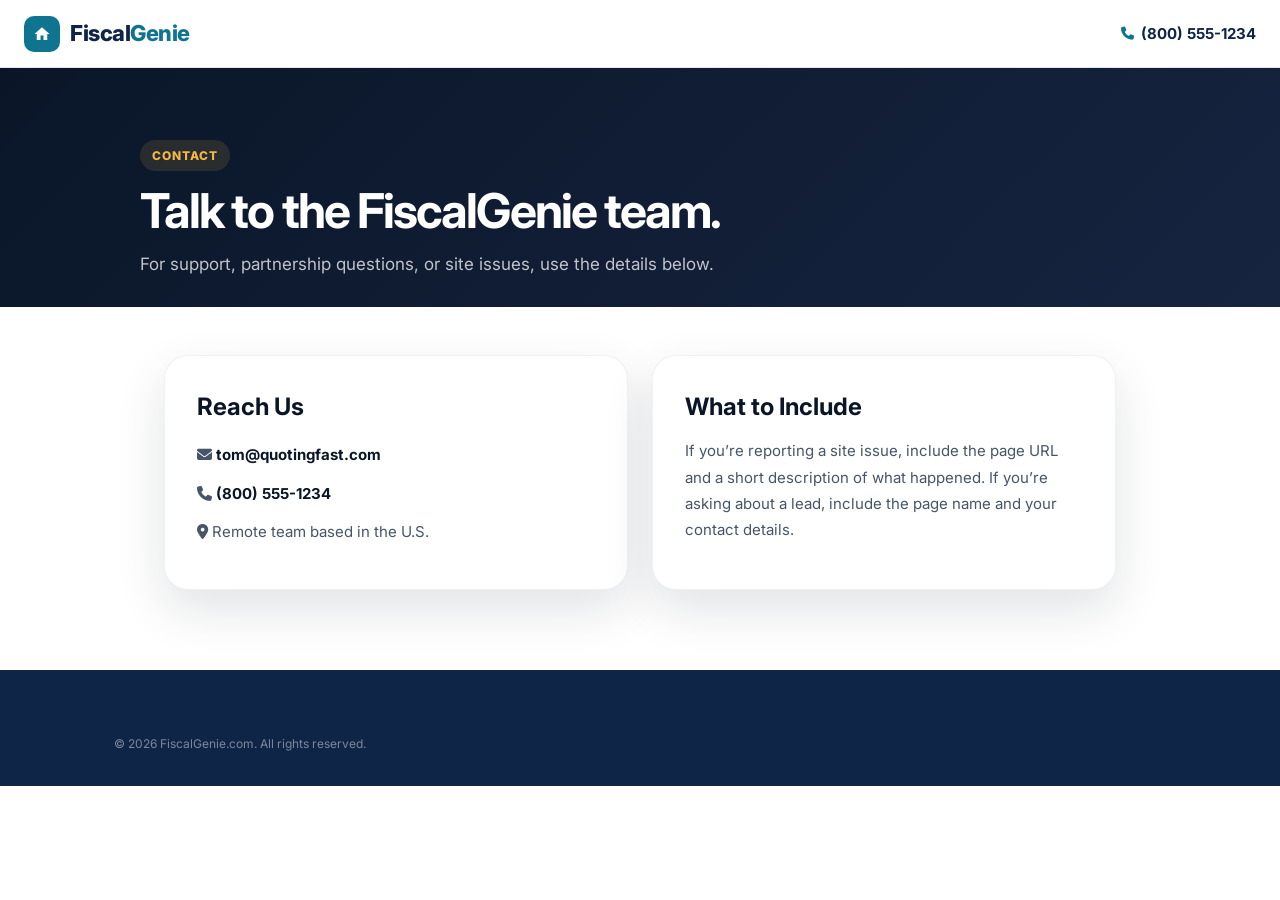
<file: contact.html>
<!DOCTYPE html>
<html lang="en">
<head>
  <meta charset="UTF-8">
  <meta name="viewport" content="width=device-width, initial-scale=1.0">
  <meta name="description" content="Contact FiscalGenie for support, partnership questions, and general inquiries.">
  <title>Contact FiscalGenie</title>
  <link rel="stylesheet" href="https://cdnjs.cloudflare.com/ajax/libs/font-awesome/6.5.1/css/all.min.css">
  <link rel="stylesheet" href="css/style.css">
  <style>
    .contact-hero { padding: 72px 24px 28px; background: linear-gradient(135deg, #0a1628 0%, #162440 100%); color: #fff; }
    .contact-shell { max-width: 1000px; margin: 0 auto; padding: 48px 24px 80px; }
    .contact-grid { display: grid; grid-template-columns: 1fr 1fr; gap: 24px; }
    .contact-card { background: #fff; border-radius: 24px; padding: 32px; box-shadow: 0 20px 50px rgba(10, 22, 40, 0.12); border: 1px solid rgba(15, 23, 42, 0.06); }
    .contact-card h2 { margin-bottom: 12px; color: #0a1628; font-size: 24px; }
    .contact-card p, .contact-card li { color: #475569; line-height: 1.75; font-size: 15px; }
    .contact-list { list-style: none; padding: 0; margin: 16px 0 0; }
    .contact-list li { margin-bottom: 12px; }
    .contact-list a { color: #0a1628; font-weight: 700; text-decoration: none; }
    .contact-list a:hover { text-decoration: underline; }
    .contact-eyebrow { display: inline-flex; padding: 6px 12px; border-radius: 999px; background: rgba(244, 185, 66, 0.12); color: #f4b942; font-size: 12px; font-weight: 800; text-transform: uppercase; letter-spacing: 0.08em; }
    .contact-title { margin-top: 14px; font-size: clamp(30px, 4vw, 48px); line-height: 1.1; letter-spacing: -0.04em; }
    .contact-sub { margin-top: 12px; max-width: 620px; color: rgba(255,255,255,0.74); font-size: 17px; line-height: 1.7; }
    @media (max-width: 860px) { .contact-grid { grid-template-columns: 1fr; } }
  </style>
</head>
<body>
  <header class="site-header">
    <a href="index.html" class="logo">
      <div class="logo-icon"><svg width="18" height="18" viewBox="0 0 24 24" fill="#0A1628" xmlns="http://www.w3.org/2000/svg"><path d="M10 20v-6h4v6h5v-8h3L12 3 2 12h3v8z"/></svg></div>
      <span class="logo-text">Fiscal<span>Genie</span></span>
    </a>
    <div class="header-cta">
      <a href="tel:18005551234" class="header-phone"><i class="fa-solid fa-phone fa-sm"></i> (800) 555-1234</a>
    </div>
  </header>

  <section class="contact-hero">
    <div class="contact-shell" style="padding:0;">
      <span class="contact-eyebrow">Contact</span>
      <h1 class="contact-title">Talk to the FiscalGenie team.</h1>
      <p class="contact-sub">For support, partnership questions, or site issues, use the details below.</p>
    </div>
  </section>

  <main class="contact-shell">
    <div class="contact-grid">
      <article class="contact-card">
        <h2>Reach Us</h2>
        <ul class="contact-list">
          <li><i class="fa-solid fa-envelope"></i> <a href="mailto:tom@quotingfast.com">tom@quotingfast.com</a></li>
          <li><i class="fa-solid fa-phone"></i> <a href="tel:18005551234">(800) 555-1234</a></li>
          <li><i class="fa-solid fa-location-dot"></i> Remote team based in the U.S.</li>
        </ul>
      </article>
      <article class="contact-card">
        <h2>What to Include</h2>
        <p>If you’re reporting a site issue, include the page URL and a short description of what happened. If you’re asking about a lead, include the page name and your contact details.</p>
      </article>
    </div>
  </main>

  <footer class="site-footer">
    <div class="footer-inner">
      <div class="footer-legal">© 2026 FiscalGenie.com. All rights reserved.</div>
    </div>
  </footer>
</body>
</html>
</file>
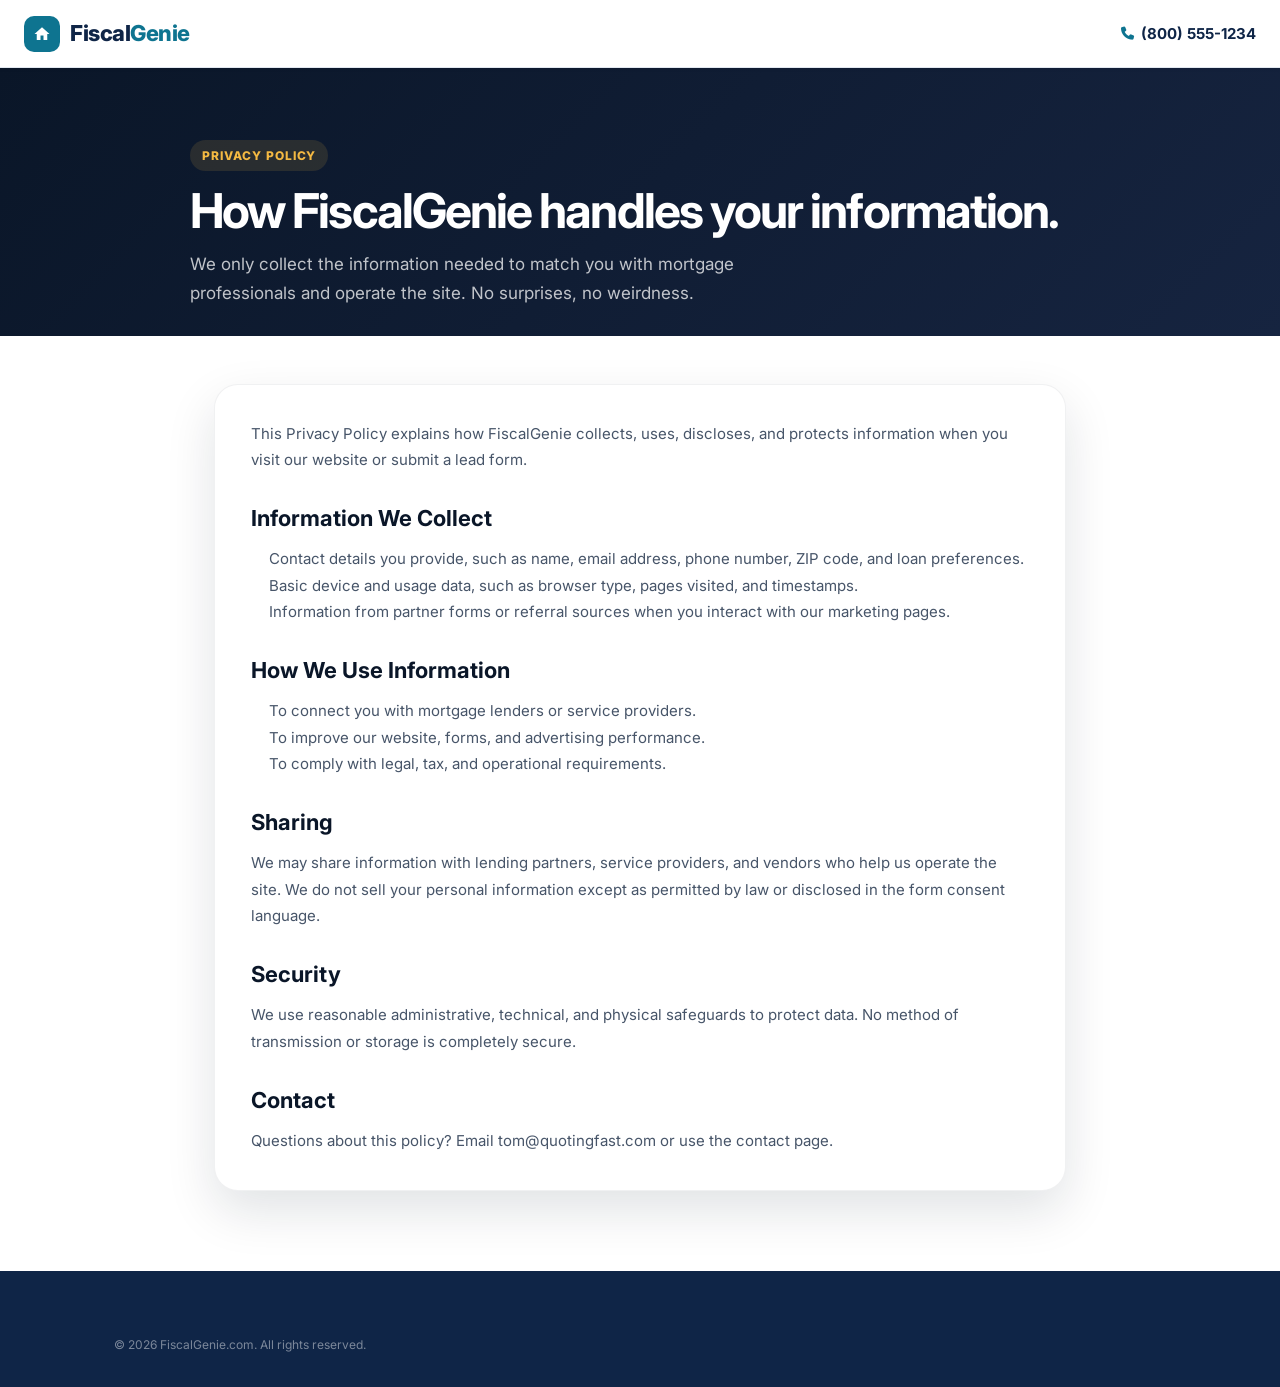
<file: privacy.html>
<!DOCTYPE html>
<html lang="en">
<head>
  <meta charset="UTF-8">
  <meta name="viewport" content="width=device-width, initial-scale=1.0">
  <meta name="description" content="FiscalGenie privacy policy. Learn how we collect, use, and protect your information.">
  <title>Privacy Policy | FiscalGenie</title>
  <link rel="stylesheet" href="https://cdnjs.cloudflare.com/ajax/libs/font-awesome/6.5.1/css/all.min.css">
  <link rel="stylesheet" href="css/style.css">
  <style>
    .legal-hero {
      padding: 72px 24px 28px;
      background: linear-gradient(135deg, #0a1628 0%, #162440 100%);
      color: #fff;
    }
    .legal-shell {
      max-width: 900px;
      margin: 0 auto;
      padding: 48px 24px 80px;
    }
    .legal-card {
      background: #fff;
      border-radius: 24px;
      padding: 36px;
      box-shadow: 0 20px 50px rgba(10, 22, 40, 0.12);
      border: 1px solid rgba(15, 23, 42, 0.06);
    }
    .legal-card h2 { margin: 28px 0 10px; color: #0a1628; font-size: 22px; }
    .legal-card p, .legal-card li { color: #475569; line-height: 1.75; font-size: 15px; }
    .legal-card ul { padding-left: 18px; }
    .legal-eyebrow {
      display: inline-flex;
      padding: 6px 12px;
      border-radius: 999px;
      background: rgba(244, 185, 66, 0.12);
      color: #f4b942;
      font-size: 12px;
      font-weight: 800;
      text-transform: uppercase;
      letter-spacing: 0.08em;
    }
    .legal-title { margin-top: 14px; font-size: clamp(30px, 4vw, 48px); line-height: 1.1; letter-spacing: -0.04em; }
    .legal-sub { margin-top: 12px; max-width: 620px; color: rgba(255,255,255,0.74); font-size: 17px; line-height: 1.7; }
  </style>
</head>
<body>
  <header class="site-header">
    <a href="index.html" class="logo">
      <div class="logo-icon"><svg width="18" height="18" viewBox="0 0 24 24" fill="#0A1628" xmlns="http://www.w3.org/2000/svg"><path d="M10 20v-6h4v6h5v-8h3L12 3 2 12h3v8z"/></svg></div>
      <span class="logo-text">Fiscal<span>Genie</span></span>
    </a>
    <div class="header-cta">
      <a href="tel:18005551234" class="header-phone"><i class="fa-solid fa-phone fa-sm"></i> (800) 555-1234</a>
    </div>
  </header>

  <section class="legal-hero">
    <div class="legal-shell" style="padding:0;">
      <span class="legal-eyebrow">Privacy Policy</span>
      <h1 class="legal-title">How FiscalGenie handles your information.</h1>
      <p class="legal-sub">We only collect the information needed to match you with mortgage professionals and operate the site. No surprises, no weirdness.</p>
    </div>
  </section>

  <main class="legal-shell">
    <article class="legal-card">
      <p>This Privacy Policy explains how FiscalGenie collects, uses, discloses, and protects information when you visit our website or submit a lead form.</p>

      <h2>Information We Collect</h2>
      <ul>
        <li>Contact details you provide, such as name, email address, phone number, ZIP code, and loan preferences.</li>
        <li>Basic device and usage data, such as browser type, pages visited, and timestamps.</li>
        <li>Information from partner forms or referral sources when you interact with our marketing pages.</li>
      </ul>

      <h2>How We Use Information</h2>
      <ul>
        <li>To connect you with mortgage lenders or service providers.</li>
        <li>To improve our website, forms, and advertising performance.</li>
        <li>To comply with legal, tax, and operational requirements.</li>
      </ul>

      <h2>Sharing</h2>
      <p>We may share information with lending partners, service providers, and vendors who help us operate the site. We do not sell your personal information except as permitted by law or disclosed in the form consent language.</p>

      <h2>Security</h2>
      <p>We use reasonable administrative, technical, and physical safeguards to protect data. No method of transmission or storage is completely secure.</p>

      <h2>Contact</h2>
      <p>Questions about this policy? Email <a href="mailto:tom@quotingfast.com">tom@quotingfast.com</a> or use the <a href="contact.html">contact page</a>.</p>
    </article>
  </main>

  <footer class="site-footer">
    <div class="footer-inner">
      <div class="footer-legal">© 2026 FiscalGenie.com. All rights reserved.</div>
    </div>
  </footer>
</body>
</html>
</file>
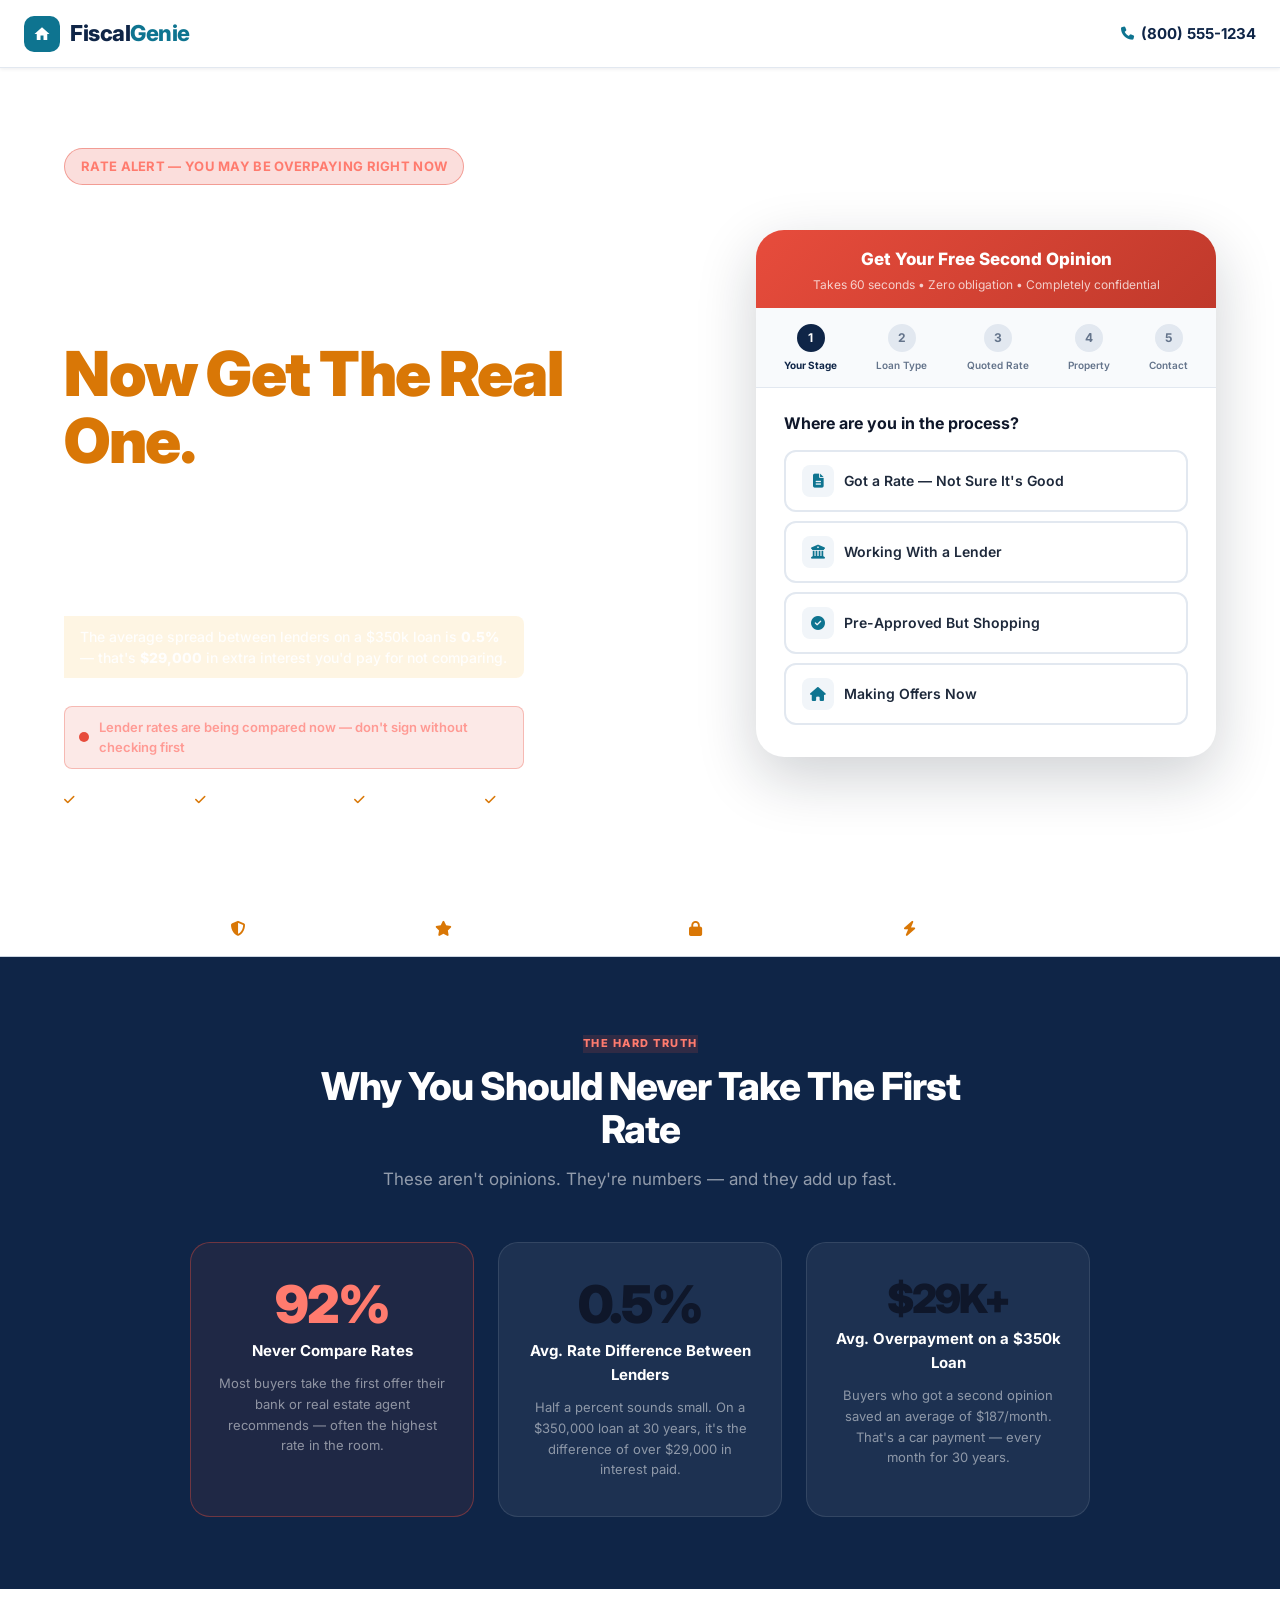
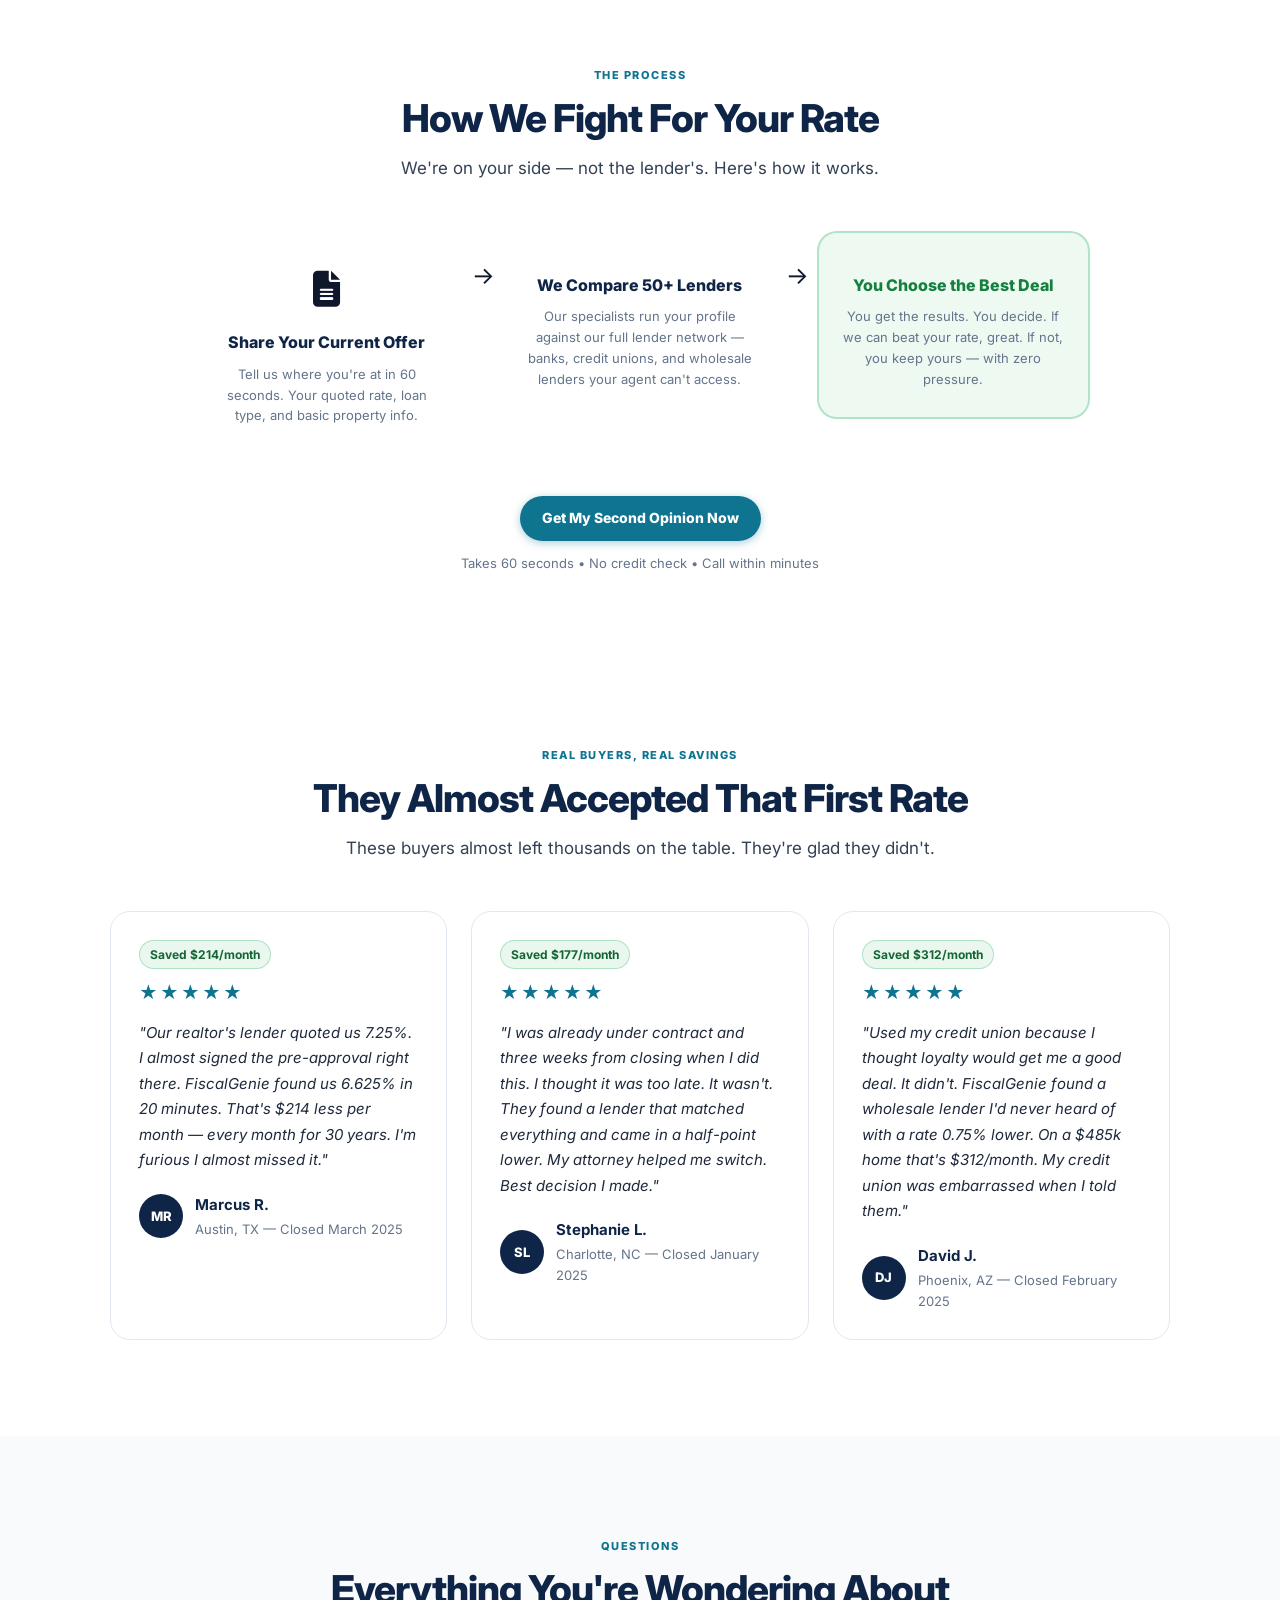
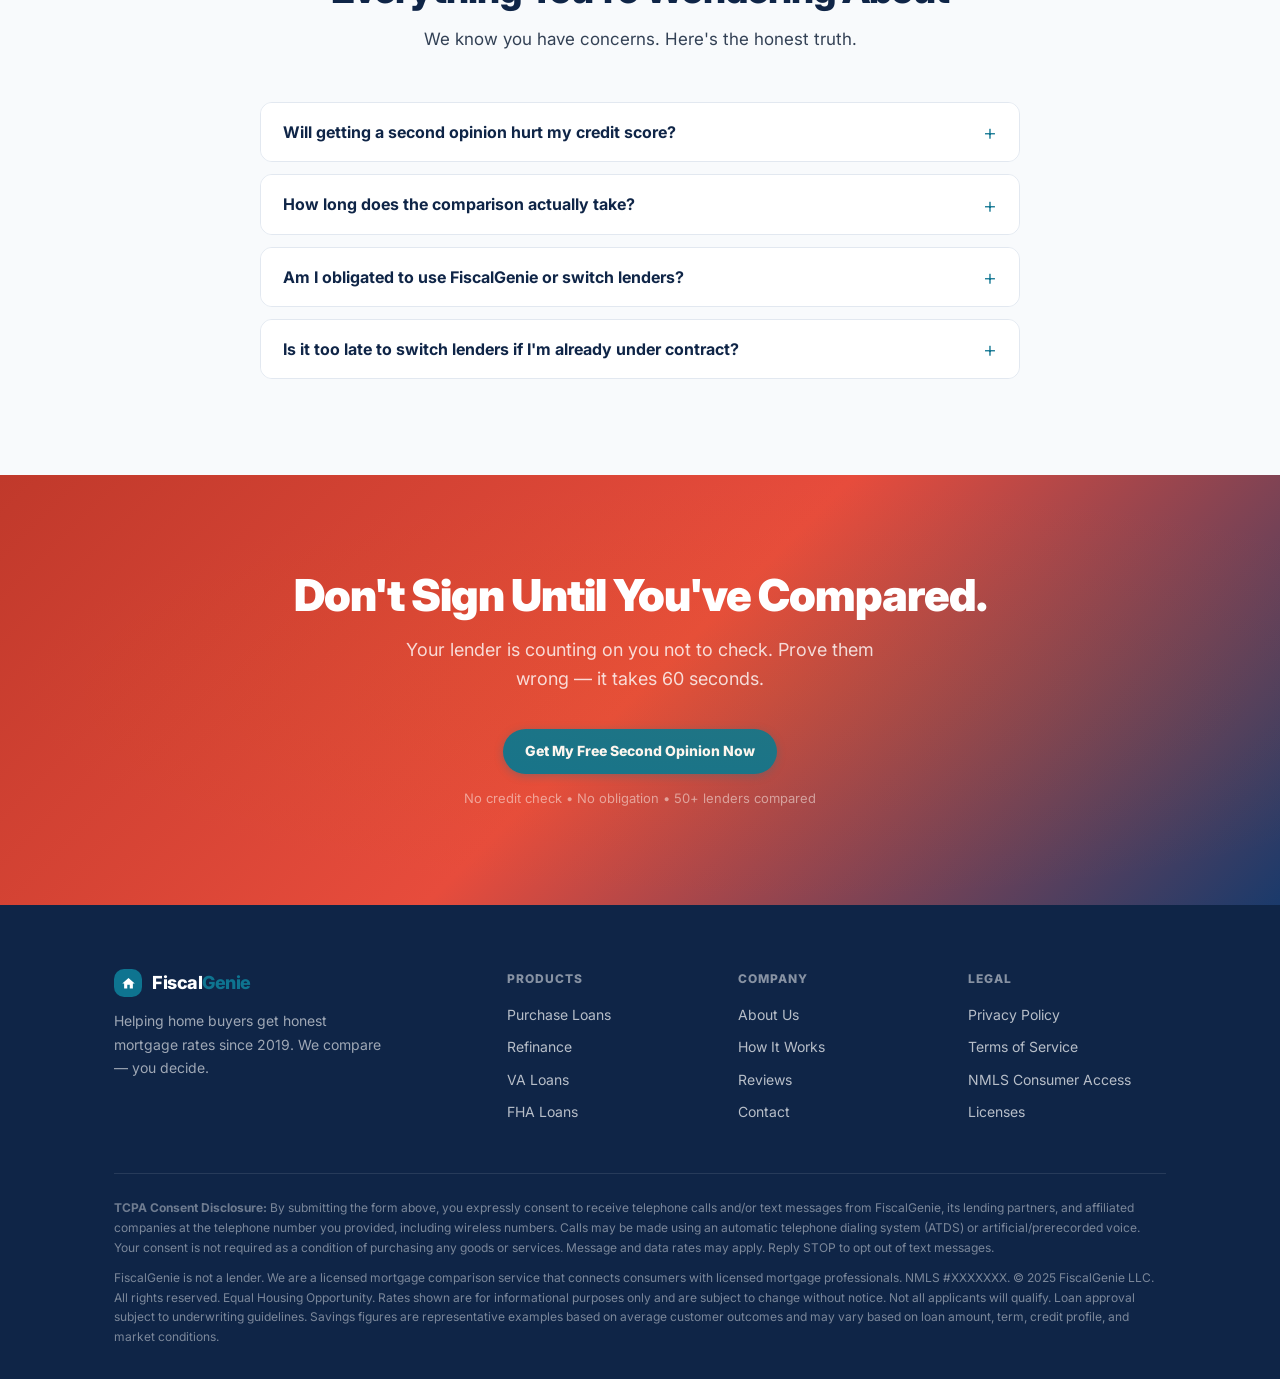
<file: second-opinion.html>
<!DOCTYPE html>
<html lang="en">
<head>
  <meta charset="UTF-8">
  <meta name="viewport" content="width=device-width, initial-scale=1.0">
  <title>Get A Second Opinion on Your Mortgage Rate | FiscalGenie</title>
  <meta name="description" content="Your lender gave you a rate. Now get the real one. 92% of buyers overpay. A 60-second check compares 50+ lenders and could save you $10,000+ over your loan.">
  <meta property="og:title" content="Your Lender Gave You A Rate. Now Get The Real One.">
  <meta property="og:description" content="92% of buyers accept the first rate they're offered — and overpay $10,000+. Get a free comparison in 60 seconds.">
  <link rel="stylesheet" href="https://cdnjs.cloudflare.com/ajax/libs/font-awesome/6.5.1/css/all.min.css">
  <link rel="stylesheet" href="css/style.css">
  <style>
    /* ---- Second Opinion Page Specific ---- */

    /* Confrontational badge */
    .hero-badge-warning {
      display: inline-flex;
      align-items: center;
      gap: 8px;
      background: rgba(231,76,60,0.18);
      border: 1px solid rgba(231,76,60,0.45);
      color: #ff7b6e;
      font-size: 13px;
      font-weight: 700;
      padding: 7px 16px;
      border-radius: 100px;
      margin-bottom: 22px;
      letter-spacing: 0.3px;
      text-transform: uppercase;
    }

    /* Stat callout in hero */
    .hero-stat-callout {
      display: inline-block;
      background: rgba(244,185,66,0.15);
      border-left: 3px solid var(--gold);
      padding: 10px 16px;
      border-radius: 0 8px 8px 0;
      margin-bottom: 28px;
      color: rgba(255,255,255,0.9);
      font-size: 14px;
      font-weight: 500;
      line-height: 1.5;
      max-width: 460px;
    }

    .hero-stat-callout strong {
      color: var(--gold);
      font-weight: 800;
    }

    /* Rate reveal urgency meter */
    .urgency-meter {
      display: flex;
      align-items: center;
      gap: 10px;
      background: rgba(231,76,60,0.12);
      border: 1px solid rgba(231,76,60,0.3);
      border-radius: 8px;
      padding: 10px 14px;
      margin-bottom: 20px;
      max-width: 460px;
    }

    .urgency-dot {
      width: 10px;
      height: 10px;
      background: #E74C3C;
      border-radius: 50%;
      flex-shrink: 0;
      animation: pulse-red 1.5s ease-in-out infinite;
    }

    @keyframes pulse-red {
      0%, 100% { opacity: 1; transform: scale(1); box-shadow: 0 0 0 0 rgba(231,76,60,0.4); }
      50% { opacity: 0.8; transform: scale(1.1); box-shadow: 0 0 0 6px rgba(231,76,60,0); }
    }

    .urgency-text {
      font-size: 13px;
      color: #ff9a94;
      font-weight: 600;
    }

    /* Form card header - opinion variant */
    .form-card-header-opinion {
      background: linear-gradient(135deg, #E74C3C 0%, #c0392b 100%);
      padding: 18px 28px 14px;
      text-align: center;
    }

    .form-card-header-opinion h2 {
      color: var(--white);
      font-size: 17px;
      font-weight: 800;
      line-height: 1.3;
    }

    .form-card-header-opinion p {
      color: rgba(255,255,255,0.75);
      font-size: 12px;
      margin-top: 4px;
    }

    /* Stats Section */
    .stats-section {
      background: var(--navy);
      padding: 72px 24px;
    }

    .stats-section .section-header h2 { color: var(--white); }
    .stats-section .section-header p { color: rgba(255,255,255,0.55); }
    .stats-section .section-label {
      background: rgba(231,76,60,0.15);
      color: #ff7b6e;
    }

    .stats-grid {
      max-width: 900px;
      margin: 0 auto;
      display: grid;
      grid-template-columns: repeat(3, 1fr);
      gap: 24px;
    }

    .stat-card {
      background: rgba(255,255,255,0.06);
      border: 1px solid rgba(255,255,255,0.1);
      border-radius: var(--radius-lg);
      padding: 36px 28px;
      text-align: center;
      transition: transform 0.2s, border-color 0.2s;
    }

    .stat-card:hover {
      transform: translateY(-4px);
      border-color: rgba(244,185,66,0.3);
    }

    .stat-number {
      font-size: 52px;
      font-weight: 900;
      color: var(--gold);
      line-height: 1;
      margin-bottom: 8px;
      letter-spacing: -2px;
    }

    .stat-label {
      font-size: 15px;
      font-weight: 700;
      color: var(--white);
      margin-bottom: 10px;
    }

    .stat-desc {
      font-size: 13px;
      color: rgba(255,255,255,0.5);
      line-height: 1.6;
    }

    .stat-card-highlight {
      border-color: rgba(231,76,60,0.4);
      background: rgba(231,76,60,0.08);
    }

    .stat-card-highlight .stat-number { color: #ff7b6e; }

    /* How it works arrows */
    .how-section-opinion { background: var(--white); }

    .steps-grid-opinion {
      max-width: 900px;
      margin: 0 auto;
      display: grid;
      grid-template-columns: 1fr 40px 1fr 40px 1fr;
      gap: 0;
      align-items: start;
    }

    .step-arrow {
      display: flex;
      align-items: center;
      justify-content: center;
      font-size: 24px;
      color: var(--gold);
      padding-top: 26px;
    }

    .step-card-opinion {
      text-align: center;
      padding: 28px 20px;
      border-radius: var(--radius-lg);
      background: var(--gray);
      border: 2px solid transparent;
      transition: all 0.2s;
    }

    .step-card-opinion:hover {
      border-color: var(--navy);
      transform: translateY(-3px);
      box-shadow: var(--shadow);
    }

    .step-icon-opinion {
      font-size: 36px;
      margin-bottom: 12px;
    }

    .step-card-opinion h3 {
      font-size: 16px;
      font-weight: 800;
      color: var(--navy);
      margin-bottom: 8px;
    }

    .step-card-opinion p {
      font-size: 13px;
      color: var(--gray3);
      line-height: 1.6;
    }

    .step-card-opinion.step-final {
      background: rgba(39,174,96,0.08);
      border-color: rgba(39,174,96,0.3);
    }

    .step-card-opinion.step-final h3 { color: var(--green); }

    /* Quoted rate callout inside form */
    .rate-tip {
      background: rgba(39,174,96,0.08);
      border: 1px solid rgba(39,174,96,0.25);
      border-radius: 8px;
      padding: 10px 14px;
      margin-bottom: 16px;
      font-size: 13px;
      color: var(--green2);
      font-weight: 600;
      display: flex;
      align-items: center;
      gap: 8px;
    }

    /* Submit urgency copy */
    .submit-urgency {
      display: flex;
      align-items: center;
      justify-content: center;
      gap: 8px;
      margin-top: 12px;
      font-size: 12px;
      color: var(--gray3);
      font-weight: 600;
    }

    .submit-urgency span { display: flex; align-items: center; gap: 4px; }
    .submit-urgency .sep { color: var(--gray2); }

    /* Trust strip - opinion */
    .trust-strip-opinion {
      background: var(--white);
      border-top: 3px solid var(--gold);
      border-bottom: 1px solid var(--gray2);
      padding: 18px 24px;
    }

    /* Testimonial savings badge */
    .savings-badge {
      display: inline-flex;
      align-items: center;
      gap: 6px;
      background: rgba(39,174,96,0.1);
      border: 1px solid rgba(39,174,96,0.3);
      color: var(--green2);
      font-size: 12px;
      font-weight: 700;
      padding: 4px 10px;
      border-radius: 100px;
      margin-bottom: 10px;
    }

    /* CTA Band - opinion specific */
    .cta-band-opinion {
      background: linear-gradient(135deg, #c0392b 0%, #E74C3C 50%, var(--navy2) 100%);
    }

    /* Mobile stats */
    @media (max-width: 860px) {
      .stats-grid { grid-template-columns: 1fr; max-width: 460px; margin: 0 auto; }
      .steps-grid-opinion { grid-template-columns: 1fr; gap: 16px; }
      .step-arrow { display: none; }
    }

    @media (max-width: 480px) {
      .stat-number { font-size: 42px; }
    }
  </style>
</head>
<body>

<!-- ============================================
     STICKY HEADER
     ============================================ -->
<header class="site-header">
  <a href="/" class="logo">
    <div class="logo-icon"><svg width="18" height="18" viewBox="0 0 24 24" fill="#0A1628" xmlns="http://www.w3.org/2000/svg"><path d="M10 20v-6h4v6h5v-8h3L12 3 2 12h3v8z"/></svg></div>
    <div class="logo-text">Fiscal<span>Genie</span></div>
  </a>
  <div class="header-cta">
    <a href="tel:18005551234" class="header-phone"><i class="fa-solid fa-phone fa-sm"></i> (800) 555-1234</a>
  </div>
</header>


<!-- ============================================
     HERO + FORM
     ============================================ -->
<section class="hero hero-opinion">
  <div class="hero-inner">

    <!-- Left: Content -->
    <div class="hero-content">

      <div class="hero-badge-warning">
        Rate Alert — You May Be Overpaying Right Now
      </div>

      <h1>Your Lender Gave You A Rate.<br><span class="highlight">Now Get The Real One.</span></h1>

      <p class="hero-sub">
        92% of buyers accept the first rate they're offered — and overpay <strong style="color:var(--gold)">$10,000+</strong> over the life of their loan. A 60-second check could save you thousands.
      </p>

      <div class="hero-stat-callout">
        The average spread between lenders on a $350k loan is <strong>0.5%</strong> — that's <strong>$29,000</strong> in extra interest you'd pay for not comparing.
      </div>

      <div class="urgency-meter">
        <div class="urgency-dot"></div>
        <div class="urgency-text">Lender rates are being compared now — don't sign without checking first</div>
      </div>

      <div class="hero-trust">
        <div class="trust-item">
          <i class="fa-solid fa-check trust-check"></i>
          <span>No Credit Pull</span>
        </div>
        <div class="trust-item">
          <i class="fa-solid fa-check trust-check"></i>
          <span>60-Second Check</span>
        </div>
        <div class="trust-item">
          <i class="fa-solid fa-check trust-check"></i>
          <span>No Obligation</span>
        </div>
        <div class="trust-item">
          <i class="fa-solid fa-check trust-check"></i>
          <span>50+ Lenders Compared</span>
        </div>
      </div>
    </div>

    <!-- Right: Multi-Step Form Card -->
    <div class="form-card">

      <!-- Card Header -->
      <div class="form-card-header-opinion">
        <h2>Get Your Free Second Opinion</h2>
        <p>Takes 60 seconds • Zero obligation • Completely confidential</p>
      </div>

      <!-- Progress Bar -->
      <div class="progress-bar-wrap">
        <div class="progress-steps">
          <div class="progress-fill" style="width:0%"></div>

          <div class="progress-step active">
            <div class="step-dot">1</div>
            <div class="step-label">Your Stage</div>
          </div>
          <div class="progress-step">
            <div class="step-dot">2</div>
            <div class="step-label">Loan Type</div>
          </div>
          <div class="progress-step">
            <div class="step-dot">3</div>
            <div class="step-label">Quoted Rate</div>
          </div>
          <div class="progress-step">
            <div class="step-dot">4</div>
            <div class="step-label">Property</div>
          </div>
          <div class="progress-step">
            <div class="step-dot">5</div>
            <div class="step-label">Contact</div>
          </div>
        </div>
      </div>

      <!-- Form Steps -->
      <form id="lead-form" novalidate>
        <div class="form-steps">

          <!-- ---- STEP 1: Where are you in the process? ---- -->
          <div class="form-step active">
            <div class="step-question">Where are you in the process?</div>
            <div class="option-group">
              <div class="option-grid cols-1" style="gap:9px">
                <button type="button" class="option-btn"
                  data-field="buyer_stage" data-value="got_rate">
                  <span class="opt-icon"><i class="fa-solid fa-file-lines"></i></span>
                  Got a Rate — Not Sure It's Good
                </button>
                <button type="button" class="option-btn"
                  data-field="buyer_stage" data-value="working_lender">
                  <span class="opt-icon"><i class="fa-solid fa-building-columns"></i></span>
                  Working With a Lender
                </button>
                <button type="button" class="option-btn"
                  data-field="buyer_stage" data-value="pre_approved">
                  <span class="opt-icon"><i class="fa-solid fa-circle-check"></i></span>
                  Pre-Approved But Shopping
                </button>
                <button type="button" class="option-btn"
                  data-field="buyer_stage" data-value="making_offers">
                  <span class="opt-icon"><i class="fa-solid fa-house"></i></span>
                  Making Offers Now
                </button>
              </div>
            </div>
          </div>

          <!-- ---- STEP 2: What loan type were you offered? ---- -->
          <div class="form-step">
            <button type="button" class="btn-back">← Back</button>
            <div class="step-question">What loan type were you offered?</div>
            <div class="option-group">
              <div class="option-grid">
                <button type="button" class="option-btn"
                  data-field="loan_type" data-value="conventional">
                  <span class="opt-icon"><i class="fa-solid fa-building-columns"></i></span>
                  Conventional
                </button>
                <button type="button" class="option-btn"
                  data-field="loan_type" data-value="fha">
                  <span class="opt-icon"><i class="fa-solid fa-building"></i></span>
                  FHA
                </button>
                <button type="button" class="option-btn"
                  data-field="loan_type" data-value="va">
                  <span class="opt-icon"><i class="fa-solid fa-medal"></i></span>
                  VA
                </button>
                <button type="button" class="option-btn"
                  data-field="loan_type" data-value="usda">
                  <span class="opt-icon"><i class="fa-solid fa-seedling"></i></span>
                  USDA
                </button>
                <button type="button" class="option-btn" style="grid-column: span 2"
                  data-field="loan_type" data-value="not_sure">
                  <span class="opt-icon"><i class="fa-solid fa-circle-question"></i></span>
                  Not Sure
                </button>
              </div>
            </div>
          </div>

          <!-- ---- STEP 3: What rate were you quoted? ---- -->
          <div class="form-step">
            <button type="button" class="btn-back">← Back</button>
            <div class="step-question">What rate were you quoted?</div>
            <div class="rate-tip">
              Even 0.25% higher than market = thousands extra over 30 years
            </div>
            <div class="option-group">
              <div class="option-grid">
                <button type="button" class="option-btn"
                  data-field="quoted_rate" data-value="below_6">
                  Below 6%
                </button>
                <button type="button" class="option-btn"
                  data-field="quoted_rate" data-value="6_6p5">
                  6% – 6.5%
                </button>
                <button type="button" class="option-btn"
                  data-field="quoted_rate" data-value="6p5_7">
                  6.5% – 7%
                </button>
                <button type="button" class="option-btn"
                  data-field="quoted_rate" data-value="7_7p5">
                  7% – 7.5%
                </button>
                <button type="button" class="option-btn"
                  data-field="quoted_rate" data-value="above_7p5">
                  Above 7.5%
                </button>
                <button type="button" class="option-btn"
                  data-field="quoted_rate" data-value="not_told">
                  Not Told Yet
                </button>
              </div>
            </div>
          </div>

          <!-- ---- STEP 4: Property details ---- -->
          <div class="form-step">
            <button type="button" class="btn-back">← Back</button>
            <div class="step-question">Tell us about the home</div>
            <div class="form-group">
              <label class="form-label" for="purchase_price">Home Purchase Price</label>
              <select class="form-select" id="purchase_price" name="purchase_price" required>
                <option value="">Select price range…</option>
                <option value="under_150k">Under $150,000</option>
                <option value="150k_250k">$150,000 – $250,000</option>
                <option value="250k_350k">$250,000 – $350,000</option>
                <option value="350k_500k">$350,000 – $500,000</option>
                <option value="500k_750k">$500,000 – $750,000</option>
                <option value="750k_1m">$750,000 – $1,000,000</option>
                <option value="over_1m">Over $1,000,000</option>
              </select>
            </div>
            <div class="form-row">
              <div class="form-group">
                <label class="form-label" for="credit_score">Est. Credit Score</label>
                <select class="form-select" id="credit_score" name="credit_score" required>
                  <option value="">Select…</option>
                  <option value="760_plus">760+ (Excellent)</option>
                  <option value="720_759">720–759 (Very Good)</option>
                  <option value="680_719">680–719 (Good)</option>
                  <option value="640_679">640–679 (Fair)</option>
                  <option value="600_639">600–639 (Poor)</option>
                  <option value="below_600">Below 600</option>
                  <option value="unknown">Not Sure</option>
                </select>
              </div>
              <div class="form-group">
                <label class="form-label" for="state">State</label>
                <select class="form-select" id="state" name="state" required>
                  <option value="">Select…</option>
                  <option>Alabama</option><option>Alaska</option><option>Arizona</option>
                  <option>Arkansas</option><option>California</option><option>Colorado</option>
                  <option>Connecticut</option><option>Delaware</option><option>Florida</option>
                  <option>Georgia</option><option>Hawaii</option><option>Idaho</option>
                  <option>Illinois</option><option>Indiana</option><option>Iowa</option>
                  <option>Kansas</option><option>Kentucky</option><option>Louisiana</option>
                  <option>Maine</option><option>Maryland</option><option>Massachusetts</option>
                  <option>Michigan</option><option>Minnesota</option><option>Mississippi</option>
                  <option>Missouri</option><option>Montana</option><option>Nebraska</option>
                  <option>Nevada</option><option>New Hampshire</option><option>New Jersey</option>
                  <option>New Mexico</option><option>New York</option><option>North Carolina</option>
                  <option>North Dakota</option><option>Ohio</option><option>Oklahoma</option>
                  <option>Oregon</option><option>Pennsylvania</option><option>Rhode Island</option>
                  <option>South Carolina</option><option>South Dakota</option><option>Tennessee</option>
                  <option>Texas</option><option>Utah</option><option>Vermont</option>
                  <option>Virginia</option><option>Washington</option><option>West Virginia</option>
                  <option>Wisconsin</option><option>Wyoming</option>
                </select>
              </div>
            </div>
            <button type="button" class="btn-next">Check My Rate →</button>
          </div>

          <!-- ---- STEP 5: Contact Info ---- -->
          <div class="form-step">
            <button type="button" class="btn-back">← Back</button>
            <div class="step-question">Where should we send your comparison?</div>
            <div class="form-group">
              <label class="form-label" for="name">Full Name</label>
              <input type="text" class="form-input" id="name" name="name"
                placeholder="Your full name" required autocomplete="name">
            </div>
            <div class="form-group">
              <label class="form-label" for="phone">Cell Phone</label>
              <input type="tel" class="form-input" id="phone" name="phone"
                placeholder="(555) 000-0000" required autocomplete="tel">
            </div>
            <div class="form-group">
              <label class="form-label" for="email">Email Address</label>
              <input type="email" class="form-input" id="email" name="email"
                placeholder="you@email.com" required autocomplete="email">
            </div>
            <button type="submit" class="btn-submit">Get My Free Second Opinion →
            </button>
            <div class="submit-urgency">
              <span>60 seconds</span>
              <span class="sep">•</span>
              <span>No credit check</span>
              <span class="sep">•</span>
              <span>No obligation</span>
            </div>
            <p class="form-disclaimer" style="margin-top:10px">
              By submitting, you consent to receive calls and texts from FiscalGenie and our lending partners at the number provided. Msg &amp; data rates may apply. This is not a credit application.
            </p>
          </div>

          <!-- ---- THANK YOU ---- -->
          <div id="thank-you-step" class="thank-you-step hidden">
            <div class="ty-icon"><i class="fa-solid fa-circle-check" style="color:#27AE60;font-size:52px;"></i></div>
            <h3>A Specialist Is Reviewing Your Rate!</h3>
            <p>We're comparing your quoted rate against <strong>50+ lenders</strong> right now.<br>Expect a call within minutes with your results.</p>
            <div style="margin-top:20px; padding:16px; background:rgba(39,174,96,0.08); border-radius:10px; border:1px solid rgba(39,174,96,0.25)">
              <div style="font-size:13px; font-weight:700; color:var(--green); margin-bottom:4px">What happens next:</div>
              <div style="font-size:13px; color:var(--gray3); line-height:1.7">
                A licensed mortgage advisor will call you with a side-by-side comparison. If we can't beat your current rate, we'll tell you — honestly.
              </div>
            </div>
          </div>

        </div><!-- /.form-steps -->
      </form>
    </div><!-- /.form-card -->

  </div><!-- /.hero-inner -->
</section>


<!-- ============================================
     TRUST STRIP
     ============================================ -->
<div class="trust-strip trust-strip-opinion">
  <div class="trust-strip-inner">
    <div class="trust-badge">
      <i class="fa-solid fa-shield-halved tb-icon"></i>
      <span>No Credit Pull Required</span>
    </div>
    <div class="trust-badge">
      <i class="fa-solid fa-star tb-icon"></i>
      <span>Avg. Customer Saves $187/mo</span>
    </div>
    <div class="trust-badge">
      <i class="fa-solid fa-lock tb-icon"></i>
      <span>Confidential Comparison</span>
    </div>
    <div class="trust-badge">
      <i class="fa-solid fa-bolt tb-icon"></i>
      <span>60-Second Process</span>
    </div>
  </div>
</div>


<!-- ============================================
     WHY GET A SECOND OPINION — STATS
     ============================================ -->
<section class="stats-section">
  <div class="section-header">
    <div class="section-label">The Hard Truth</div>
    <h2>Why You Should Never Take The First Rate</h2>
    <p style="color:rgba(255,255,255,0.55)">These aren't opinions. They're numbers — and they add up fast.</p>
  </div>

  <div class="stats-grid">

    <div class="stat-card stat-card-highlight">
      <div class="stat-number">92%</div>
      <div class="stat-label">Never Compare Rates</div>
      <div class="stat-desc">
        Most buyers take the first offer their bank or real estate agent recommends — often the highest rate in the room.
      </div>
    </div>

    <div class="stat-card">
      <div class="stat-number">0.5%</div>
      <div class="stat-label">Avg. Rate Difference Between Lenders</div>
      <div class="stat-desc">
        Half a percent sounds small. On a $350,000 loan at 30 years, it's the difference of over $29,000 in interest paid.
      </div>
    </div>

    <div class="stat-card">
      <div class="stat-number" style="font-size:40px">$29K+</div>
      <div class="stat-label">Avg. Overpayment on a $350k Loan</div>
      <div class="stat-desc">
        Buyers who got a second opinion saved an average of $187/month. That's a car payment — every month for 30 years.
      </div>
    </div>

  </div>
</section>


<!-- ============================================
     HOW IT WORKS
     ============================================ -->
<section class="how-section how-section-opinion" style="padding:72px 24px">
  <div class="section-header">
    <div class="section-label">The Process</div>
    <h2>How We Fight For Your Rate</h2>
    <p>We're on your side — not the lender's. Here's how it works.</p>
  </div>

  <div class="steps-grid-opinion">

    <div class="step-card-opinion">
      <div class="step-icon-opinion"><i class="fa-solid fa-file-lines"></i></div>
      <h3>Share Your Current Offer</h3>
      <p>Tell us where you're at in 60 seconds. Your quoted rate, loan type, and basic property info.</p>
    </div>

    <div class="step-arrow">→</div>

    <div class="step-card-opinion">
      <div class="step-icon-opinion"></div>
      <h3>We Compare 50+ Lenders</h3>
      <p>Our specialists run your profile against our full lender network — banks, credit unions, and wholesale lenders your agent can't access.</p>
    </div>

    <div class="step-arrow">→</div>

    <div class="step-card-opinion step-final">
      <div class="step-icon-opinion"></div>
      <h3>You Choose the Best Deal</h3>
      <p>You get the results. You decide. If we can beat your rate, great. If not, you keep yours — with zero pressure.</p>
    </div>

  </div>

  <div style="text-align:center; margin-top:40px">
    <a href="#lead-form" class="btn-cta" onclick="document.querySelector('.form-card').scrollIntoView({behavior:'smooth'}); return false;">Get My Second Opinion Now
    </a>
    <div style="margin-top:12px; font-size:13px; color:var(--gray3)">Takes 60 seconds • No credit check • Call within minutes</div>
  </div>
</section>


<!-- ============================================
     TESTIMONIALS
     ============================================ -->
<section class="testimonials-section">
  <div class="section-header">
    <div class="section-label">Real Buyers, Real Savings</div>
    <h2>They Almost Accepted That First Rate</h2>
    <p>These buyers almost left thousands on the table. They're glad they didn't.</p>
  </div>

  <div class="testimonials-grid">

    <div class="testimonial-card">
      <div class="savings-badge">Saved $214/month</div>
      <div class="stars">★★★★★</div>
      <div class="testimonial-text">
        "Our realtor's lender quoted us 7.25%. I almost signed the pre-approval right there. FiscalGenie found us 6.625% in 20 minutes. That's $214 less per month — every month for 30 years. I'm furious I almost missed it."
      </div>
      <div class="testimonial-author">
        <div class="author-avatar">MR</div>
        <div>
          <div class="author-name">Marcus R.</div>
          <div class="author-loc">Austin, TX — Closed March 2025</div>
        </div>
      </div>
    </div>

    <div class="testimonial-card">
      <div class="savings-badge">Saved $177/month</div>
      <div class="stars">★★★★★</div>
      <div class="testimonial-text">
        "I was already under contract and three weeks from closing when I did this. I thought it was too late. It wasn't. They found a lender that matched everything and came in a half-point lower. My attorney helped me switch. Best decision I made."
      </div>
      <div class="testimonial-author">
        <div class="author-avatar">SL</div>
        <div>
          <div class="author-name">Stephanie L.</div>
          <div class="author-loc">Charlotte, NC — Closed January 2025</div>
        </div>
      </div>
    </div>

    <div class="testimonial-card">
      <div class="savings-badge">Saved $312/month</div>
      <div class="stars">★★★★★</div>
      <div class="testimonial-text">
        "Used my credit union because I thought loyalty would get me a good deal. It didn't. FiscalGenie found a wholesale lender I'd never heard of with a rate 0.75% lower. On a $485k home that's $312/month. My credit union was embarrassed when I told them."
      </div>
      <div class="testimonial-author">
        <div class="author-avatar">DJ</div>
        <div>
          <div class="author-name">David J.</div>
          <div class="author-loc">Phoenix, AZ — Closed February 2025</div>
        </div>
      </div>
    </div>

  </div>
</section>


<!-- ============================================
     FAQ
     ============================================ -->
<section class="faq-section">
  <div class="section-header">
    <div class="section-label">Questions</div>
    <h2>Everything You're Wondering About</h2>
    <p>We know you have concerns. Here's the honest truth.</p>
  </div>

  <div class="faq-list">

    <div class="faq-item">
      <button class="faq-q">
        Will getting a second opinion hurt my credit score?
        <span class="faq-icon">+</span>
      </button>
      <div class="faq-a">
        Absolutely not. Our initial comparison process does not require a credit pull. We use the credit score range you tell us to match you with lenders. Only if you decide to formally apply with a lender will a hard inquiry happen — and that's entirely your choice, completely separate from this process.
      </div>
    </div>

    <div class="faq-item">
      <button class="faq-q">
        How long does the comparison actually take?
        <span class="faq-icon">+</span>
      </button>
      <div class="faq-a">
        The form takes about 60 seconds. A licensed mortgage advisor will call you within minutes of receiving your submission. The full comparison against our lender network typically takes under 15 minutes. You'll have real numbers — not estimates — before the end of the call.
      </div>
    </div>

    <div class="faq-item">
      <button class="faq-q">
        Am I obligated to use FiscalGenie or switch lenders?
        <span class="faq-icon">+</span>
      </button>
      <div class="faq-a">
        Zero obligation. Period. We exist to arm you with information, not to pressure you into anything. If we can't beat your current rate or terms, we'll tell you and you'll hang up with more confidence in your existing deal. If we can beat it, the choice is 100% yours. No hard sells, no badgering follow-ups.
      </div>
    </div>

    <div class="faq-item">
      <button class="faq-q">
        Is it too late to switch lenders if I'm already under contract?
        <span class="faq-icon">+</span>
      </button>
      <div class="faq-a">
        It's rarely too late — and more often possible than people realize. Many buyers successfully switch lenders after going under contract, especially in the early stages of the loan process. Your purchase agreement is with the seller, not your lender. As long as your closing timeline isn't extremely tight, switching is often straightforward. Our advisors will tell you honestly whether it makes sense for your situation.
      </div>
    </div>

  </div>
</section>


<!-- ============================================
     BOTTOM CTA BAND
     ============================================ -->
<section class="cta-band cta-band-opinion">
  <h2>Don't Sign Until You've Compared.</h2>
  <p>Your lender is counting on you not to check. Prove them wrong — it takes 60 seconds.</p>
  <a href="#" class="btn-cta"
    onclick="document.querySelector('.form-card').scrollIntoView({behavior:'smooth'}); return false;">Get My Free Second Opinion Now
  </a>
  <div style="margin-top:14px; font-size:13px; color:rgba(255,255,255,0.5)">
    No credit check • No obligation • 50+ lenders compared
  </div>
</section>


<!-- ============================================
     FOOTER
     ============================================ -->
<footer class="site-footer">
  <div class="footer-inner">
    <div class="footer-top">
      <div class="footer-brand">
        <div class="logo">
          <div class="logo-icon" style="width:28px;height:28px;"><svg width="15" height="15" viewBox="0 0 24 24" fill="#0A1628" xmlns="http://www.w3.org/2000/svg"><path d="M10 20v-6h4v6h5v-8h3L12 3 2 12h3v8z"/></svg></div>
          <div class="logo-text" style="font-size:18px">Fiscal<span>Genie</span></div>
        </div>
        <p>Helping home buyers get honest mortgage rates since 2019. We compare — you decide.</p>
      </div>
      <div class="footer-links">
        <div class="footer-col">
          <h4>Products</h4>
          <a href="#">Purchase Loans</a>
          <a href="#">Refinance</a>
          <a href="#">VA Loans</a>
          <a href="#">FHA Loans</a>
        </div>
        <div class="footer-col">
          <h4>Company</h4>
          <a href="#">About Us</a>
          <a href="#">How It Works</a>
          <a href="#">Reviews</a>
          <a href="#">Contact</a>
        </div>
        <div class="footer-col">
          <h4>Legal</h4>
          <a href="#">Privacy Policy</a>
          <a href="#">Terms of Service</a>
          <a href="#">NMLS Consumer Access</a>
          <a href="#">Licenses</a>
        </div>
      </div>
    </div>

    <hr class="footer-divider">

    <div class="footer-legal">
      <p>
        <strong style="color:rgba(255,255,255,0.4)">TCPA Consent Disclosure:</strong> By submitting the form above, you expressly consent to receive telephone calls and/or text messages from FiscalGenie, its lending partners, and affiliated companies at the telephone number you provided, including wireless numbers. Calls may be made using an automatic telephone dialing system (ATDS) or artificial/prerecorded voice. Your consent is not required as a condition of purchasing any goods or services. Message and data rates may apply. Reply STOP to opt out of text messages.
      </p>
      <p style="margin-top:10px">
        FiscalGenie is not a lender. We are a licensed mortgage comparison service that connects consumers with licensed mortgage professionals. NMLS #XXXXXXX. © 2025 FiscalGenie LLC. All rights reserved. Equal Housing Opportunity. Rates shown are for informational purposes only and are subject to change without notice. Not all applicants will qualify. Loan approval subject to underwriting guidelines. Savings figures are representative examples based on average customer outcomes and may vary based on loan amount, term, credit profile, and market conditions.
      </p>
    </div>
  </div>
</footer>

<script src="js/form.js"></script>
</body>
</html>
</file>
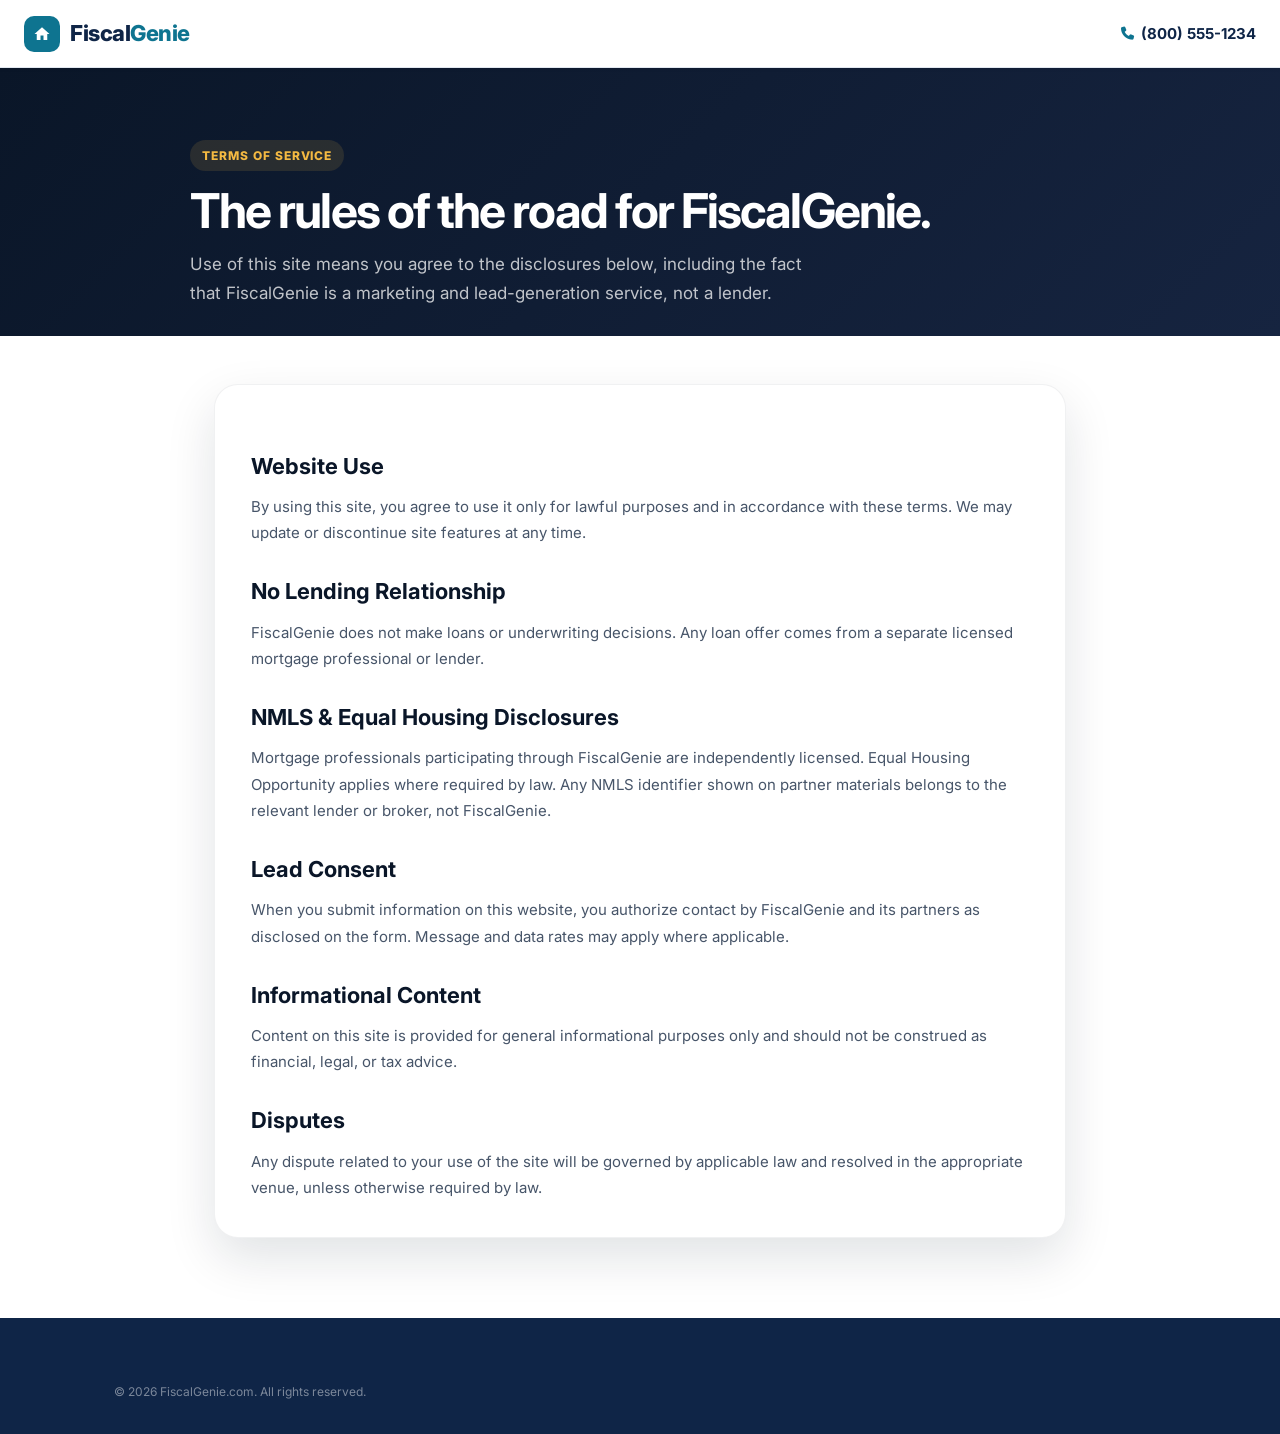
<file: terms.html>
<!DOCTYPE html>
<html lang="en">
<head>
  <meta charset="UTF-8">
  <meta name="viewport" content="width=device-width, initial-scale=1.0">
  <meta name="description" content="FiscalGenie terms of service and disclosures.">
  <title>Terms of Service | FiscalGenie</title>
  <link rel="stylesheet" href="https://cdnjs.cloudflare.com/ajax/libs/font-awesome/6.5.1/css/all.min.css">
  <link rel="stylesheet" href="css/style.css">
  <style>
    .legal-hero { padding: 72px 24px 28px; background: linear-gradient(135deg, #0a1628 0%, #162440 100%); color: #fff; }
    .legal-shell { max-width: 900px; margin: 0 auto; padding: 48px 24px 80px; }
    .legal-card { background: #fff; border-radius: 24px; padding: 36px; box-shadow: 0 20px 50px rgba(10, 22, 40, 0.12); border: 1px solid rgba(15, 23, 42, 0.06); }
    .legal-card h2 { margin: 28px 0 10px; color: #0a1628; font-size: 22px; }
    .legal-card p, .legal-card li { color: #475569; line-height: 1.75; font-size: 15px; }
    .legal-card ul { padding-left: 18px; }
    .legal-eyebrow { display: inline-flex; padding: 6px 12px; border-radius: 999px; background: rgba(244, 185, 66, 0.12); color: #f4b942; font-size: 12px; font-weight: 800; text-transform: uppercase; letter-spacing: 0.08em; }
    .legal-title { margin-top: 14px; font-size: clamp(30px, 4vw, 48px); line-height: 1.1; letter-spacing: -0.04em; }
    .legal-sub { margin-top: 12px; max-width: 620px; color: rgba(255,255,255,0.74); font-size: 17px; line-height: 1.7; }
  </style>
</head>
<body>
  <header class="site-header">
    <a href="index.html" class="logo">
      <div class="logo-icon"><svg width="18" height="18" viewBox="0 0 24 24" fill="#0A1628" xmlns="http://www.w3.org/2000/svg"><path d="M10 20v-6h4v6h5v-8h3L12 3 2 12h3v8z"/></svg></div>
      <span class="logo-text">Fiscal<span>Genie</span></span>
    </a>
    <div class="header-cta">
      <a href="tel:18005551234" class="header-phone"><i class="fa-solid fa-phone fa-sm"></i> (800) 555-1234</a>
    </div>
  </header>

  <section class="legal-hero">
    <div class="legal-shell" style="padding:0;">
      <span class="legal-eyebrow">Terms of Service</span>
      <h1 class="legal-title">The rules of the road for FiscalGenie.</h1>
      <p class="legal-sub">Use of this site means you agree to the disclosures below, including the fact that FiscalGenie is a marketing and lead-generation service, not a lender.</p>
    </div>
  </section>

  <main class="legal-shell">
    <article class="legal-card">
      <h2>Website Use</h2>
      <p>By using this site, you agree to use it only for lawful purposes and in accordance with these terms. We may update or discontinue site features at any time.</p>

      <h2>No Lending Relationship</h2>
      <p>FiscalGenie does not make loans or underwriting decisions. Any loan offer comes from a separate licensed mortgage professional or lender.</p>

      <h2 id="disclosures">NMLS &amp; Equal Housing Disclosures</h2>
      <p>Mortgage professionals participating through FiscalGenie are independently licensed. Equal Housing Opportunity applies where required by law. Any NMLS identifier shown on partner materials belongs to the relevant lender or broker, not FiscalGenie.</p>

      <h2>Lead Consent</h2>
      <p>When you submit information on this website, you authorize contact by FiscalGenie and its partners as disclosed on the form. Message and data rates may apply where applicable.</p>

      <h2>Informational Content</h2>
      <p>Content on this site is provided for general informational purposes only and should not be construed as financial, legal, or tax advice.</p>

      <h2>Disputes</h2>
      <p>Any dispute related to your use of the site will be governed by applicable law and resolved in the appropriate venue, unless otherwise required by law.</p>
    </article>
  </main>

  <footer class="site-footer">
    <div class="footer-inner">
      <div class="footer-legal">© 2026 FiscalGenie.com. All rights reserved.</div>
    </div>
  </footer>
</body>
</html>
</file>
<file: css/style.css>
/* =============================================================
   FiscalGenie v2 — Navy / Teal / Amber Design System
   Palette: Navy #0F2547 | Teal #0E7490 | Amber #D97706
   Zero red. Maximum contrast.
   ============================================================= */

@import url('https://fonts.googleapis.com/css2?family=Inter:wght@400;500;600;700;800;900&display=swap');

/* ---- Design Tokens ---- */
:root {
  --navy:        #0F2547;
  --navy2:       #1a3a6b;
  --teal:        #0E7490;
  --teal2:       #0891b2;
  --amber:       #D97706;
  --amber2:      #B45309;
  --green:       #15803D;
  --green2:      #166534;
  --green-light: #dcfce7;
  --white:       #FFFFFF;
  --offwhite:    #F8FAFC;
  --gray-100:    #F1F5F9;
  --gray-200:    #E2E8F0;
  --gray-500:    #64748B;
  --gray-700:    #334155;
  --text:        #0F172A;
  --text2:       #1E293B;
  --text3:       #475569;

  /* Compatibility aliases */
  --bg:          #F8FAFC;
  --bg2:         #F1F5F9;
  --gray1:       #E2E8F0;
  --gray2:       #CBD5E1;
  --gray3:       #64748B;

  --radius:      12px;
  --radius-lg:   20px;
  --radius-xl:   28px;

  --shadow-sm:   0 1px 4px rgba(15,23,42,0.08);
  --shadow:      0 4px 16px rgba(15,23,42,0.10);
  --shadow-lg:   0 8px 40px rgba(15,23,42,0.14);
  --shadow-xl:   0 20px 60px rgba(15,23,42,0.20);

  --header-h:    68px;
  --hero-overlay: linear-gradient(to right, rgba(15,37,71,0.94) 0%, rgba(15,37,71,0.75) 60%, rgba(15,37,71,0.40) 100%);
}

/* ---- Reset & Base ---- */
*, *::before, *::after { box-sizing: border-box; margin: 0; padding: 0; }
html { scroll-behavior: smooth; font-size: 16px; }
body {
  font-family: 'Inter', -apple-system, BlinkMacSystemFont, 'Segoe UI', sans-serif;
  background: var(--white);
  color: var(--text);
  line-height: 1.6;
  -webkit-font-smoothing: antialiased;
}
img { max-width: 100%; height: auto; display: block; }
a { text-decoration: none; color: inherit; }
ul, ol { list-style: none; }
button { font-family: inherit; cursor: pointer; border: none; background: none; }
input, select, textarea { font-family: inherit; }

/* ---- Utility ---- */
.hidden { display: none !important; }
.sr-only { position: absolute; width: 1px; height: 1px; overflow: hidden; clip: rect(0,0,0,0); }

/* ============================================================
   HEADER
   ============================================================ */
.site-header {
  position: sticky;
  top: 0;
  z-index: 1000;
  height: var(--header-h);
  background: var(--white);
  border-bottom: 1px solid var(--gray-200);
  display: flex;
  align-items: center;
  justify-content: space-between;
  padding: 0 24px;
  box-shadow: var(--shadow-sm);
}

.logo {
  display: flex;
  align-items: center;
  gap: 10px;
  text-decoration: none;
}

.logo-icon {
  width: 36px;
  height: 36px;
  background: var(--teal);
  border-radius: 10px;
  display: flex;
  align-items: center;
  justify-content: center;
  flex-shrink: 0;
}

.logo-icon svg { fill: var(--white); }

.logo-text {
  font-size: 22px;
  font-weight: 800;
  color: var(--navy);
  letter-spacing: -0.5px;
}

/* "Genie" in teal */
.logo-text span { color: var(--teal); }

.header-cta {
  display: flex;
  align-items: center;
  gap: 16px;
}

.header-phone {
  display: flex;
  align-items: center;
  gap: 7px;
  font-size: 15px;
  font-weight: 700;
  color: var(--navy);
  text-decoration: none;
  transition: color 0.2s;
}

.header-phone:hover { color: var(--teal); }
.header-phone i { color: var(--teal); }

/* Nav CTA — teal bg, white text */
.btn-cta {
  display: inline-flex;
  align-items: center;
  gap: 8px;
  background: var(--teal);
  color: var(--white);
  font-size: 14px;
  font-weight: 800;
  padding: 11px 22px;
  border-radius: 100px;
  text-decoration: none;
  transition: background 0.2s, transform 0.2s, box-shadow 0.2s;
  box-shadow: 0 2px 8px rgba(14,116,144,0.35);
}

.btn-cta:hover {
  background: var(--teal2);
  color: var(--white);
  transform: translateY(-1px);
  box-shadow: 0 4px 16px rgba(14,116,144,0.45);
}

/* ============================================================
   HERO — Full-Width Photo + Directional Overlay
   ============================================================ */
.hero {
  position: relative;
  min-height: 580px;
  display: flex;
  align-items: center;
  overflow: hidden;
}

.hero-bg {
  position: absolute;
  inset: 0;
  background-size: cover;
  background-position: center;
  background-repeat: no-repeat;
  transform: scale(1.04);
  transition: transform 8s ease;
}

.hero:hover .hero-bg { transform: scale(1.0); }

.hero-overlay {
  position: absolute;
  inset: 0;
  background: var(--hero-overlay);
}

.hero-inner {
  position: relative;
  z-index: 2;
  width: 100%;
  max-width: 1200px;
  margin: 0 auto;
  padding: 80px 24px 60px;
  display: grid;
  grid-template-columns: 1fr 460px;
  gap: 64px;
  align-items: center;
}

/* Hero Content — always white on dark overlay */
.hero-content { color: var(--white); }

.hero-eyebrow {
  display: inline-flex;
  align-items: center;
  gap: 8px;
  background: rgba(217,119,6,0.18);
  border: 1px solid rgba(217,119,6,0.45);
  color: var(--amber);
  font-size: 13px;
  font-weight: 700;
  letter-spacing: 0.5px;
  padding: 7px 16px;
  border-radius: 100px;
  margin-bottom: 24px;
}

.hero-eyebrow .dot {
  width: 7px;
  height: 7px;
  border-radius: 50%;
  background: var(--amber);
  animation: blink 2s infinite;
}

@keyframes blink {
  0%, 100% { opacity: 1; }
  50% { opacity: 0.3; }
}

/* Hero H1 — clamp 36→62px, weight 900, always white */
.hero h1 {
  font-size: clamp(36px, 5vw, 62px);
  font-weight: 900;
  line-height: 1.08;
  letter-spacing: -1.5px;
  margin-bottom: 20px;
  color: var(--white);
}

.hero h1 .highlight { color: var(--amber); }

/* Hero sub — rgba(255,255,255,0.90) */
.hero-sub {
  font-size: 18px;
  color: rgba(255,255,255,0.90);
  line-height: 1.65;
  margin-bottom: 32px;
  max-width: 520px;
}

.hero-trust {
  display: flex;
  flex-wrap: wrap;
  gap: 16px;
  margin-bottom: 28px;
}

.trust-item {
  display: flex;
  align-items: center;
  gap: 8px;
  font-size: 14px;
  font-weight: 600;
  color: rgba(255,255,255,0.90);
}

.trust-check {
  color: var(--amber);
  font-size: 12px;
}

/* Hero badge (legacy class) */
.hero-badge {
  display: inline-flex;
  align-items: center;
  gap: 8px;
  background: rgba(217,119,6,0.18);
  border: 1px solid rgba(217,119,6,0.45);
  color: var(--amber);
  font-size: 13px;
  font-weight: 700;
  padding: 7px 16px;
  border-radius: 100px;
  margin-bottom: 24px;
}

/* ============================================================
   FORM CARD (hero right side)
   ============================================================ */
.form-card {
  background: var(--white);
  border-radius: var(--radius-xl);
  box-shadow: var(--shadow-xl);
  overflow: hidden;
}

.form-card-header {
  background: var(--navy);
  padding: 22px 28px;
  text-align: center;
}

.form-card-header h2 {
  font-size: 20px;
  font-weight: 800;
  color: var(--white);
  margin-bottom: 4px;
  letter-spacing: -0.3px;
}

.form-card-header p {
  font-size: 13px;
  color: rgba(255,255,255,0.70);
  font-weight: 500;
}

/* Progress Bar */
.progress-bar-wrap {
  padding: 16px 28px 0;
  background: var(--offwhite);
  border-bottom: 1px solid var(--gray-200);
}

.progress-steps {
  position: relative;
  display: flex;
  justify-content: space-between;
  align-items: flex-start;
  padding-bottom: 14px;
}

.progress-fill {
  position: absolute;
  top: 14px;
  left: 0;
  height: 3px;
  background: var(--teal);
  border-radius: 100px;
  transition: width 0.4s ease;
  z-index: 0;
}

.progress-step {
  display: flex;
  flex-direction: column;
  align-items: center;
  gap: 5px;
  position: relative;
  z-index: 1;
}

.step-dot {
  width: 28px;
  height: 28px;
  border-radius: 50%;
  background: var(--gray-200);
  color: var(--gray-500);
  font-size: 12px;
  font-weight: 700;
  display: flex;
  align-items: center;
  justify-content: center;
  transition: all 0.3s;
  border: 2px solid var(--gray-200);
}

.progress-step.active .step-dot {
  background: var(--navy);
  color: var(--white);
  border-color: var(--navy);
}

.progress-step.done .step-dot,
.progress-step.completed .step-dot {
  background: var(--green);
  color: var(--white);
  border-color: var(--green);
}

.step-label {
  font-size: 10px;
  font-weight: 600;
  color: var(--gray-500);
  white-space: nowrap;
}

.progress-step.active .step-label { color: var(--navy); font-weight: 700; }

/* Form Steps */
.form-steps { padding: 24px 28px; }

.form-step { display: none; }

.form-step.active {
  display: block;
  animation: fadeIn 0.3s ease;
}

@keyframes fadeIn {
  from { opacity: 0; transform: translateY(6px); }
  to { opacity: 1; transform: translateY(0); }
}

.step-question {
  font-size: 16px;
  font-weight: 700;
  color: var(--text);
  margin-bottom: 16px;
  line-height: 1.4;
}

/* Option Buttons */
.option-group { margin-bottom: 8px; }

.option-grid {
  display: grid;
  grid-template-columns: 1fr 1fr;
  gap: 10px;
}

.option-grid.cols-1 { grid-template-columns: 1fr; }

.option-btn {
  display: flex;
  align-items: center;
  gap: 10px;
  padding: 13px 16px;
  border: 2px solid var(--gray-200);
  border-radius: var(--radius);
  font-size: 14px;
  font-weight: 600;
  color: var(--text2);
  background: var(--white);
  text-align: left;
  transition: all 0.2s;
  cursor: pointer;
  line-height: 1.3;
}

.option-btn:hover {
  border-color: var(--teal);
  background: rgba(14,116,144,0.05);
  color: var(--teal);
}

.option-btn.selected {
  border-color: var(--teal);
  background: rgba(14,116,144,0.08);
  color: var(--teal);
}

.opt-icon {
  width: 32px;
  height: 32px;
  background: var(--gray-100);
  border-radius: 8px;
  display: flex;
  align-items: center;
  justify-content: center;
  font-size: 14px;
  flex-shrink: 0;
  color: var(--teal);
}

/* Form Fields */
.form-group { margin-bottom: 14px; }

.form-row {
  display: grid;
  grid-template-columns: 1fr 1fr;
  gap: 12px;
}

.form-label {
  display: block;
  font-size: 12px;
  font-weight: 700;
  color: var(--text2);
  text-transform: uppercase;
  letter-spacing: 0.5px;
  margin-bottom: 6px;
}

.form-input,
.form-select {
  width: 100%;
  padding: 12px 14px;
  border: 2px solid var(--gray-200);
  border-radius: var(--radius);
  font-size: 15px;
  color: var(--text);
  background: var(--white);
  outline: none;
  transition: border-color 0.2s, box-shadow 0.2s;
}

.form-input:focus,
.form-select:focus {
  border-color: var(--teal);
  box-shadow: 0 0 0 3px rgba(14,116,144,0.12);
}

/* Error state — AMBER, never red */
.form-input.error,
.form-select.error {
  border-color: var(--amber);
  box-shadow: 0 0 0 3px rgba(217,119,6,0.12);
}

/* Form Buttons — Amber bg, white text */
.btn-next,
.btn-submit {
  width: 100%;
  padding: 16px;
  background: var(--amber);
  color: var(--white);
  font-size: 16px;
  font-weight: 700;
  border-radius: 100px;
  border: none;
  cursor: pointer;
  margin-top: 12px;
  transition: all 0.2s;
  box-shadow: 0 4px 16px rgba(217,119,6,0.30);
}

.btn-next:hover,
.btn-submit:hover {
  background: var(--amber2);
  transform: translateY(-1px);
  box-shadow: 0 6px 20px rgba(217,119,6,0.40);
}

.btn-back {
  background: none;
  border: none;
  font-size: 13px;
  font-weight: 600;
  color: var(--gray-500);
  cursor: pointer;
  padding: 0;
  margin-bottom: 14px;
  display: flex;
  align-items: center;
  gap: 4px;
  transition: color 0.2s;
}

.btn-back:hover { color: var(--navy); }

.form-disclaimer {
  font-size: 11px;
  color: var(--gray-500);
  line-height: 1.55;
  margin-top: 12px;
  text-align: center;
}

.form-disclaimer a { color: var(--navy); text-decoration: underline; }

/* Thank You step */
.thank-you-step {
  text-align: center;
  padding: 32px 16px;
}

.ty-icon { font-size: 56px; margin-bottom: 16px; }

.thank-you-step h3 {
  font-size: 22px;
  font-weight: 800;
  color: var(--navy);
  margin-bottom: 12px;
}

.thank-you-step p {
  font-size: 15px;
  color: var(--gray-700);
  line-height: 1.65;
}

/* ============================================================
   TRUST STRIP
   ============================================================ */
.trust-strip {
  background: var(--navy);
  padding: 20px 24px;
  overflow: hidden;
}

.trust-strip-inner {
  max-width: 1100px;
  margin: 0 auto;
  display: flex;
  align-items: center;
  justify-content: center;
  flex-wrap: wrap;
  gap: 12px 32px;
}

.trust-badge {
  display: flex;
  align-items: center;
  gap: 8px;
  font-size: 13px;
  font-weight: 700;
  color: rgba(255,255,255,0.90);
  white-space: nowrap;
}

.tb-icon { color: var(--amber); font-size: 15px; }

/* ============================================================
   STATS BAR
   ============================================================ */
.stats-bar {
  background: var(--navy);
  padding: 48px 24px;
}

.stats-inner {
  max-width: 900px;
  margin: 0 auto;
  display: grid;
  grid-template-columns: repeat(4, 1fr);
  gap: 20px;
  text-align: center;
}

.stat-num {
  font-size: 40px;
  font-weight: 900;
  color: var(--amber);
  letter-spacing: -1.5px;
  line-height: 1;
}

.stat-label {
  font-size: 13px;
  color: rgba(255,255,255,0.70);
  margin-top: 6px;
  font-weight: 500;
}

.stat-divider {
  width: 1px;
  background: rgba(255,255,255,0.12);
  align-self: stretch;
}

/* ============================================================
   SECTION COMMON
   ============================================================ */
.section-header {
  text-align: center;
  max-width: 680px;
  margin: 0 auto 48px;
}

/* Section label — teal, uppercase, 11px, weight 800 */
.section-label {
  display: inline-block;
  font-size: 11px;
  font-weight: 800;
  text-transform: uppercase;
  letter-spacing: 1.5px;
  color: var(--teal);
  margin-bottom: 12px;
}

/* Section H2 — clamp 26→40px, weight 800, navy */
.section-header h2 {
  font-size: clamp(26px, 3vw, 40px);
  font-weight: 800;
  color: var(--navy);
  letter-spacing: -1px;
  line-height: 1.12;
  margin-bottom: 14px;
}

.section-header p {
  font-size: 17px;
  color: var(--gray-700);
  line-height: 1.7;
}

/* ============================================================
   HOW IT WORKS
   ============================================================ */
.how-section {
  padding: 96px 24px;
  background: var(--white);
}

.steps-grid {
  max-width: 900px;
  margin: 0 auto;
  display: grid;
  grid-template-columns: repeat(3, 1fr);
  gap: 28px;
}

.step-card {
  background: var(--white);
  border-radius: var(--radius-lg);
  padding: 32px 28px;
  box-shadow: var(--shadow);
  text-align: center;
  position: relative;
  border-top: 4px solid var(--teal);
  transition: transform 0.25s, box-shadow 0.25s;
  border: 1px solid var(--gray-200);
  border-top: 4px solid var(--teal);
}

.step-card:hover {
  transform: translateY(-4px);
  box-shadow: var(--shadow-lg);
}

/* Step numbers in teal circles */
.step-num {
  width: 44px;
  height: 44px;
  border-radius: 50%;
  background: var(--teal);
  color: var(--white);
  font-size: 18px;
  font-weight: 900;
  display: flex;
  align-items: center;
  justify-content: center;
  margin: 0 auto 16px;
}

.step-card h3 {
  font-size: 18px;
  font-weight: 800;
  color: var(--navy);
  margin-bottom: 10px;
  letter-spacing: -0.3px;
}

.step-card p {
  font-size: 15px;
  color: var(--gray-700);
  line-height: 1.65;
}

/* ============================================================
   TESTIMONIALS
   ============================================================ */
.testimonials-section {
  padding: 96px 24px;
  background: var(--white);
}

.testimonials-grid {
  max-width: 1060px;
  margin: 0 auto;
  display: grid;
  grid-template-columns: repeat(3, 1fr);
  gap: 24px;
}

.testimonial-card {
  background: var(--white);
  border-radius: var(--radius-lg);
  padding: 28px;
  border: 1px solid var(--gray-200);
  transition: transform 0.25s, box-shadow 0.25s;
}

.testimonial-card:hover {
  transform: translateY(-3px);
  box-shadow: var(--shadow-lg);
}

.stars {
  font-size: 18px;
  color: var(--teal);
  margin-bottom: 12px;
  letter-spacing: 2px;
}

.testimonial-text {
  font-size: 15px;
  color: var(--text2);
  line-height: 1.7;
  font-style: italic;
  margin-bottom: 20px;
}

.testimonial-author {
  display: flex;
  align-items: center;
  gap: 12px;
}

.author-avatar {
  width: 44px;
  height: 44px;
  border-radius: 50%;
  background: var(--navy);
  color: var(--white);
  font-size: 13px;
  font-weight: 800;
  display: flex;
  align-items: center;
  justify-content: center;
  flex-shrink: 0;
}

.author-name {
  font-size: 15px;
  font-weight: 700;
  color: var(--navy);
}

.author-loc {
  font-size: 13px;
  color: var(--gray-500);
  margin-top: 2px;
}

/* ============================================================
   FAQ
   ============================================================ */
.faq-section {
  padding: 96px 24px;
  background: var(--offwhite);
}

.faq-list {
  max-width: 760px;
  margin: 0 auto;
  display: flex;
  flex-direction: column;
  gap: 12px;
}

.faq-item {
  background: var(--white);
  border-radius: var(--radius);
  border: 1px solid var(--gray-200);
  overflow: hidden;
  transition: box-shadow 0.2s;
}

.faq-item:hover { box-shadow: var(--shadow); }

.faq-q {
  width: 100%;
  padding: 18px 22px;
  text-align: left;
  font-size: 16px;
  font-weight: 700;
  color: var(--navy);
  background: var(--white);
  border: none;
  cursor: pointer;
  display: flex;
  align-items: center;
  justify-content: space-between;
  gap: 16px;
  line-height: 1.4;
  transition: background 0.2s;
}

.faq-q:hover { background: var(--offwhite); }

.faq-icon {
  font-size: 22px;
  font-weight: 300;
  color: var(--teal);
  flex-shrink: 0;
  transition: transform 0.25s;
  line-height: 1;
}

.faq-item.open .faq-icon { transform: rotate(45deg); }

.faq-a {
  display: none;
  padding: 14px 22px 18px;
  font-size: 15px;
  color: var(--gray-700);
  line-height: 1.75;
  border-top: 1px solid var(--gray-200);
}

.faq-item.open .faq-a { display: block; animation: fadeIn 0.25s ease; }

/* ============================================================
   CTA BAND
   ============================================================ */
.cta-band {
  background: var(--navy);
  padding: 96px 24px;
  text-align: center;
  position: relative;
  overflow: hidden;
}

.cta-band::before {
  content: '';
  position: absolute;
  inset: 0;
  background: radial-gradient(ellipse at 60% 50%, rgba(217,119,6,0.10) 0%, transparent 70%);
  pointer-events: none;
}

.cta-band h2 {
  font-size: clamp(28px, 4vw, 44px);
  font-weight: 900;
  color: var(--white);
  letter-spacing: -1px;
  line-height: 1.1;
  margin-bottom: 16px;
  position: relative;
}

.cta-band p {
  font-size: 18px;
  color: rgba(255,255,255,0.80);
  margin-bottom: 36px;
  max-width: 520px;
  margin-left: auto;
  margin-right: auto;
  position: relative;
}

/* CTA band button — amber bg, white text */
.cta-band .btn-amber,
.cta-band .btn-cta-amber {
  display: inline-flex;
  align-items: center;
  gap: 8px;
  background: var(--amber);
  color: var(--white);
  font-size: 17px;
  font-weight: 700;
  padding: 16px 36px;
  border-radius: 100px;
  text-decoration: none;
  transition: all 0.2s;
  box-shadow: 0 4px 16px rgba(217,119,6,0.35);
  position: relative;
}

.cta-band .btn-amber:hover,
.cta-band .btn-cta-amber:hover {
  background: var(--amber2);
  transform: translateY(-1px);
  box-shadow: 0 6px 20px rgba(217,119,6,0.45);
}

/* ============================================================
   SPLIT SECTIONS (image + text side by side)
   ============================================================ */
.split-section { padding: 96px 24px; }
.split-section.bg-soft { background: var(--offwhite); }
.split-section.bg-white { background: var(--white); }

.split-inner {
  max-width: 1060px;
  margin: 0 auto;
  display: grid;
  grid-template-columns: 1fr 1fr;
  gap: 72px;
  align-items: center;
}

.split-inner.reverse { direction: rtl; }
.split-inner.reverse > * { direction: ltr; }

.split-image {
  border-radius: var(--radius-xl);
  overflow: hidden;
  box-shadow: var(--shadow-xl);
  aspect-ratio: 4/3;
}

.split-image img {
  width: 100%;
  height: 100%;
  object-fit: cover;
  transition: transform 0.5s ease;
}

.split-image:hover img { transform: scale(1.04); }

.split-content .section-label { display: block; margin-bottom: 10px; }

.split-content h2 {
  font-size: clamp(26px, 3vw, 36px);
  font-weight: 800;
  color: var(--navy);
  letter-spacing: -0.7px;
  line-height: 1.15;
  margin-bottom: 14px;
}

.split-content .highlight { color: var(--green); }
.split-content .amber-text { color: var(--amber); }

/* Body paragraphs on white/light bg — gray-700 */
.split-content p {
  font-size: 16px;
  color: var(--gray-700);
  line-height: 1.75;
  margin-bottom: 20px;
}

.check-list {
  list-style: none;
  margin-bottom: 28px;
}

.check-list li {
  display: flex;
  align-items: flex-start;
  gap: 10px;
  font-size: 15px;
  font-weight: 500;
  color: var(--text2);
  padding: 6px 0;
}

.check-list li::before {
  content: '✓';
  color: var(--green);
  font-weight: 800;
  font-size: 15px;
  flex-shrink: 0;
  margin-top: 1px;
}

/* Button variants */
.btn-primary {
  display: inline-flex;
  align-items: center;
  gap: 8px;
  background: var(--navy);
  color: var(--white);
  font-size: 15px;
  font-weight: 700;
  padding: 14px 28px;
  border-radius: 100px;
  text-decoration: none;
  transition: all 0.2s;
}

.btn-primary:hover {
  background: var(--navy2);
  transform: translateY(-2px);
  box-shadow: var(--shadow);
}

/* Amber CTA button (replaces btn-gold) */
.btn-amber {
  display: inline-flex;
  align-items: center;
  gap: 8px;
  background: var(--amber);
  color: var(--white);
  font-size: 15px;
  font-weight: 700;
  padding: 14px 28px;
  border-radius: 100px;
  text-decoration: none;
  transition: all 0.2s;
  box-shadow: 0 4px 16px rgba(217,119,6,0.30);
}

.btn-amber:hover {
  background: var(--amber2);
  transform: translateY(-2px);
  box-shadow: 0 6px 20px rgba(217,119,6,0.40);
}

/* Legacy alias — btn-gold now maps to amber */
.btn-gold {
  display: inline-flex;
  align-items: center;
  gap: 8px;
  background: var(--amber);
  color: var(--white);
  font-size: 15px;
  font-weight: 700;
  padding: 14px 28px;
  border-radius: 100px;
  text-decoration: none;
  transition: all 0.2s;
  box-shadow: 0 4px 16px rgba(217,119,6,0.30);
}

.btn-gold:hover {
  background: var(--amber2);
  transform: translateY(-2px);
  box-shadow: 0 6px 20px rgba(217,119,6,0.40);
}

/* ============================================================
   LOAN CARDS (index hub)
   ============================================================ */
.loan-cards-section {
  padding: 96px 24px;
  background: var(--offwhite);
}

.loan-cards-grid {
  max-width: 1080px;
  margin: 0 auto;
  display: grid;
  grid-template-columns: repeat(2, 1fr);
  gap: 28px;
}

.loan-card {
  background: var(--white);
  border-radius: var(--radius-xl);
  overflow: hidden;
  box-shadow: var(--shadow);
  display: flex;
  flex-direction: column;
  text-decoration: none;
  color: inherit;
  transition: transform 0.25s, box-shadow 0.25s;
}

.loan-card:hover {
  transform: translateY(-5px);
  box-shadow: var(--shadow-xl);
}

.loan-card-photo {
  height: 220px;
  overflow: hidden;
  position: relative;
}

.loan-card-photo img {
  width: 100%;
  height: 100%;
  object-fit: cover;
  transition: transform 0.5s ease;
}

.loan-card:hover .loan-card-photo img { transform: scale(1.06); }

.loan-card-photo-overlay {
  position: absolute;
  inset: 0;
  background: linear-gradient(to bottom, rgba(15,37,71,0.15) 0%, rgba(15,37,71,0.65) 100%);
  display: flex;
  align-items: flex-end;
  padding: 16px 20px;
}

.loan-card-badge {
  display: inline-flex;
  align-items: center;
  gap: 6px;
  background: rgba(217,119,6,0.90);
  color: var(--white);
  font-size: 11px;
  font-weight: 800;
  text-transform: uppercase;
  letter-spacing: 0.7px;
  padding: 5px 12px;
  border-radius: 100px;
}

.loan-card-body {
  padding: 28px;
  flex: 1;
  display: flex;
  flex-direction: column;
}

.loan-card h3 {
  font-size: 22px;
  font-weight: 800;
  color: var(--navy);
  margin-bottom: 10px;
  letter-spacing: -0.4px;
  line-height: 1.2;
}

.loan-card p {
  font-size: 15px;
  color: var(--gray-700);
  line-height: 1.65;
  margin-bottom: 20px;
  flex: 1;
}

.loan-card-benefits {
  list-style: none;
  margin-bottom: 24px;
}

.loan-card-benefits li {
  display: flex;
  align-items: center;
  gap: 8px;
  font-size: 14px;
  font-weight: 600;
  color: var(--text2);
  padding: 5px 0;
}

.loan-card-benefits li::before {
  content: '✓';
  color: var(--green);
  font-weight: 800;
  font-size: 14px;
}

/* Card CTA — teal bg, white text */
.loan-card-cta {
  display: flex;
  align-items: center;
  justify-content: space-between;
  padding: 14px 20px;
  background: var(--teal);
  color: var(--white);
  border-radius: var(--radius);
  font-size: 15px;
  font-weight: 700;
  margin-top: auto;
  transition: background 0.2s;
}

.loan-card:hover .loan-card-cta { background: var(--teal2); }
.loan-card-cta i { color: rgba(255,255,255,0.80); }

/* ============================================================
   FEATURE CARDS (3-col dark)
   ============================================================ */
.features-section {
  padding: 96px 24px;
  background: var(--white);
}

.features-grid {
  max-width: 960px;
  margin: 0 auto;
  display: grid;
  grid-template-columns: repeat(3, 1fr);
  gap: 24px;
}

.feature-card {
  background: var(--navy);
  border-radius: var(--radius-lg);
  padding: 32px 24px;
  text-align: center;
  transition: transform 0.25s;
}

.feature-card:hover { transform: translateY(-4px); }

.feature-icon {
  font-size: 36px;
  color: var(--amber);
  margin-bottom: 16px;
}

.feature-card h3 {
  font-size: 20px;
  font-weight: 800;
  color: var(--white);
  margin-bottom: 10px;
  letter-spacing: -0.3px;
}

.feature-card p {
  font-size: 14px;
  color: rgba(255,255,255,0.80);
  line-height: 1.65;
}

/* ============================================================
   COMPARISON TABLE
   ============================================================ */
.comparison-table {
  max-width: 720px;
  margin: 48px auto 0;
  background: var(--offwhite);
  border-radius: var(--radius-lg);
  overflow: hidden;
  box-shadow: var(--shadow);
}

.comp-header {
  background: var(--navy);
  padding: 16px 24px;
  display: grid;
  grid-template-columns: 2fr 1fr 1fr;
  text-align: center;
}

.comp-header span:first-child { text-align: left; }

.comp-row {
  display: grid;
  grid-template-columns: 2fr 1fr 1fr;
  padding: 14px 24px;
  align-items: center;
  border-bottom: 1px solid var(--gray-200);
}

.comp-row:last-child { border-bottom: none; }
.comp-row:nth-child(even) { background: var(--white); }

.comp-label {
  font-size: 14px;
  font-weight: 600;
  color: var(--text);
}

.comp-yes {
  text-align: center;
  color: var(--green);
  font-weight: 800;
  font-size: 14px;
}

.comp-no {
  text-align: center;
  color: var(--gray-500);
  font-size: 13px;
}

/* ============================================================
   URGENCY STRIP
   ============================================================ */
.urgency-strip {
  background: var(--teal);
  padding: 11px 24px;
  text-align: center;
  font-size: 14px;
  font-weight: 700;
  color: var(--white);
}

.urgency-strip a {
  color: var(--white);
  text-decoration: underline;
  font-weight: 800;
}

/* ============================================================
   HUB HERO (index-specific — centered, no form card)
   ============================================================ */
.hub-hero {
  position: relative;
  min-height: 580px;
  display: flex;
  align-items: center;
  justify-content: center;
  text-align: center;
  overflow: hidden;
}

.hub-hero-overlay {
  position: absolute;
  inset: 0;
  background: linear-gradient(rgba(15,37,71,0.88), rgba(15,37,71,0.78));
}

.hub-hero-content {
  position: relative;
  z-index: 2;
  max-width: 760px;
  padding: 100px 24px 80px;
}

.hub-hero h1 {
  font-size: clamp(36px, 5vw, 62px);
  font-weight: 900;
  color: var(--white);
  letter-spacing: -2px;
  line-height: 1.06;
  margin-bottom: 18px;
}

.hub-hero h1 .amber-text { color: var(--amber); }

.hub-hero p {
  font-size: 19px;
  color: rgba(255,255,255,0.90);
  max-width: 580px;
  margin: 0 auto 40px;
  line-height: 1.65;
}

.hub-hero .hero-trust {
  justify-content: center;
  margin-bottom: 36px;
}

.hub-hero .hero-eyebrow { display: inline-flex; }

/* Hero stat rows (used on form pages) */
.hero-stat-row { display: flex; gap: 32px; margin-top: 32px; flex-wrap: wrap; }
.hero-stat-item { display: flex; flex-direction: column; gap: 2px; }
.hero-stat-val { font-size: 28px; font-weight: 900; color: var(--white); line-height: 1; }
.hero-stat-val em,
.hero-stat-val span { color: var(--amber); font-style: normal; }
.hero-stat-lbl { font-size: 12px; color: rgba(255,255,255,0.70); font-weight: 600; margin-top: 4px; text-transform: uppercase; letter-spacing: 0.6px; }
.hero-stat-div,
.hero-stat-divider { width: 1px; background: rgba(255,255,255,0.20); align-self: stretch; }

/* Hero stats (refi-specific) */
.hero-stats { display: flex; gap: 28px; margin: 28px 0; flex-wrap: wrap; }
.hero-stat { display: flex; flex-direction: column; gap: 2px; }
.hero-stat-val2 { font-size: 28px; font-weight: 900; color: var(--white); line-height: 1; }
.hero-stat-val2 span { color: var(--amber); }
.hero-stat-lbl2 { font-size: 12px; color: rgba(255,255,255,0.70); text-transform: uppercase; letter-spacing: 0.6px; font-weight: 600; }

/* ============================================================
   FOOTER
   ============================================================ */
.site-footer {
  background: var(--navy);
  color: rgba(255,255,255,0.80);
}

.footer-inner {
  max-width: 1100px;
  margin: 0 auto;
  padding: 64px 24px 32px;
}

.footer-top {
  display: grid;
  grid-template-columns: 1fr 2fr;
  gap: 64px;
  margin-bottom: 40px;
}

.footer-brand p {
  font-size: 14px;
  line-height: 1.65;
  max-width: 280px;
  margin-top: 12px;
  color: rgba(255,255,255,0.60);
}

.footer-brand .logo-text { color: var(--white); }
.footer-brand .logo-text span { color: var(--teal); }

.footer-links {
  display: grid;
  grid-template-columns: repeat(3, 1fr);
  gap: 32px;
}

.footer-col h4 {
  font-size: 12px;
  font-weight: 800;
  text-transform: uppercase;
  letter-spacing: 1px;
  color: rgba(255,255,255,0.50);
  margin-bottom: 16px;
}

.footer-col a {
  display: block;
  font-size: 14px;
  color: rgba(255,255,255,0.70);
  margin-bottom: 10px;
  text-decoration: none;
  transition: color 0.2s;
}

.footer-col a:hover { color: var(--amber); }

.footer-divider {
  border: none;
  border-top: 1px solid rgba(255,255,255,0.10);
  margin: 0 0 24px;
}

.footer-legal {
  font-size: 12px;
  color: rgba(255,255,255,0.45);
  line-height: 1.65;
}

.footer-legal a { color: rgba(255,255,255,0.60); text-decoration: underline; }
.footer-legal a:hover { color: var(--amber); }

/* ============================================================
   MISC UTILITY
   ============================================================ */
.text-amber { color: var(--amber); }
.text-teal  { color: var(--teal); }
.text-green { color: var(--green); }
.text-navy  { color: var(--navy); }
.text-white { color: var(--white); }

.bg-navy   { background: var(--navy); }
.bg-soft   { background: var(--offwhite); }

.pill {
  display: inline-flex;
  align-items: center;
  gap: 6px;
  padding: 5px 14px;
  border-radius: 100px;
  font-size: 12px;
  font-weight: 700;
}

.pill-green {
  background: var(--green-light);
  color: var(--green2);
}

.pill-navy {
  background: rgba(15,37,71,0.10);
  color: var(--navy);
}

/* Savings tag (refi page) */
.savings-tag {
  display: inline-flex;
  align-items: center;
  gap: 6px;
  background: var(--green-light);
  border: 1px solid rgba(21,128,61,0.30);
  color: var(--green2);
  font-size: 13px;
  font-weight: 700;
  padding: 4px 12px;
  border-radius: 100px;
  margin-bottom: 12px;
}

/* ============================================================
   RESPONSIVE
   ============================================================ */
@media (max-width: 1024px) {
  .hero-inner {
    grid-template-columns: 1fr;
    max-width: 700px;
    text-align: center;
  }
  .hero-trust { justify-content: center; }
  .hero-stat-row { justify-content: center; }
  .hero-stats { justify-content: center; }
  .loan-cards-grid { gap: 20px; }
}

@media (max-width: 860px) {
  .hero-inner { grid-template-columns: 1fr; padding: 80px 24px 60px; }
  .loan-cards-grid { grid-template-columns: 1fr; max-width: 520px; }
  .steps-grid { grid-template-columns: 1fr; max-width: 480px; margin: 0 auto; }
  .testimonials-grid { grid-template-columns: 1fr; max-width: 480px; margin: 0 auto; }
  .features-grid { grid-template-columns: 1fr; max-width: 400px; margin: 0 auto; }
  .split-inner { grid-template-columns: 1fr; gap: 40px; }
  .split-inner.reverse { direction: ltr; }
  .stats-inner { grid-template-columns: repeat(2, 1fr); }
  .footer-top { grid-template-columns: 1fr; gap: 40px; }
  .footer-links { grid-template-columns: repeat(2, 1fr); }
}

@media (max-width: 640px) {
  .site-header { padding: 0 16px; }
  .logo-text { font-size: 19px; }
  .header-phone { display: none; }
  .option-grid { grid-template-columns: 1fr; }
  .form-row { grid-template-columns: 1fr; }
  .stats-inner { grid-template-columns: 1fr 1fr; gap: 16px; }
  .trust-strip-inner { gap: 12px 20px; }
  .footer-links { grid-template-columns: 1fr; }
  .hub-hero h1 { letter-spacing: -1px; }
}

@media (max-width: 480px) {
  .form-steps { padding: 20px; }
  .progress-bar-wrap { padding: 14px 20px 0; }
  .form-card-header { padding: 18px 20px; }
  .step-label { display: none; }
}
</file>
